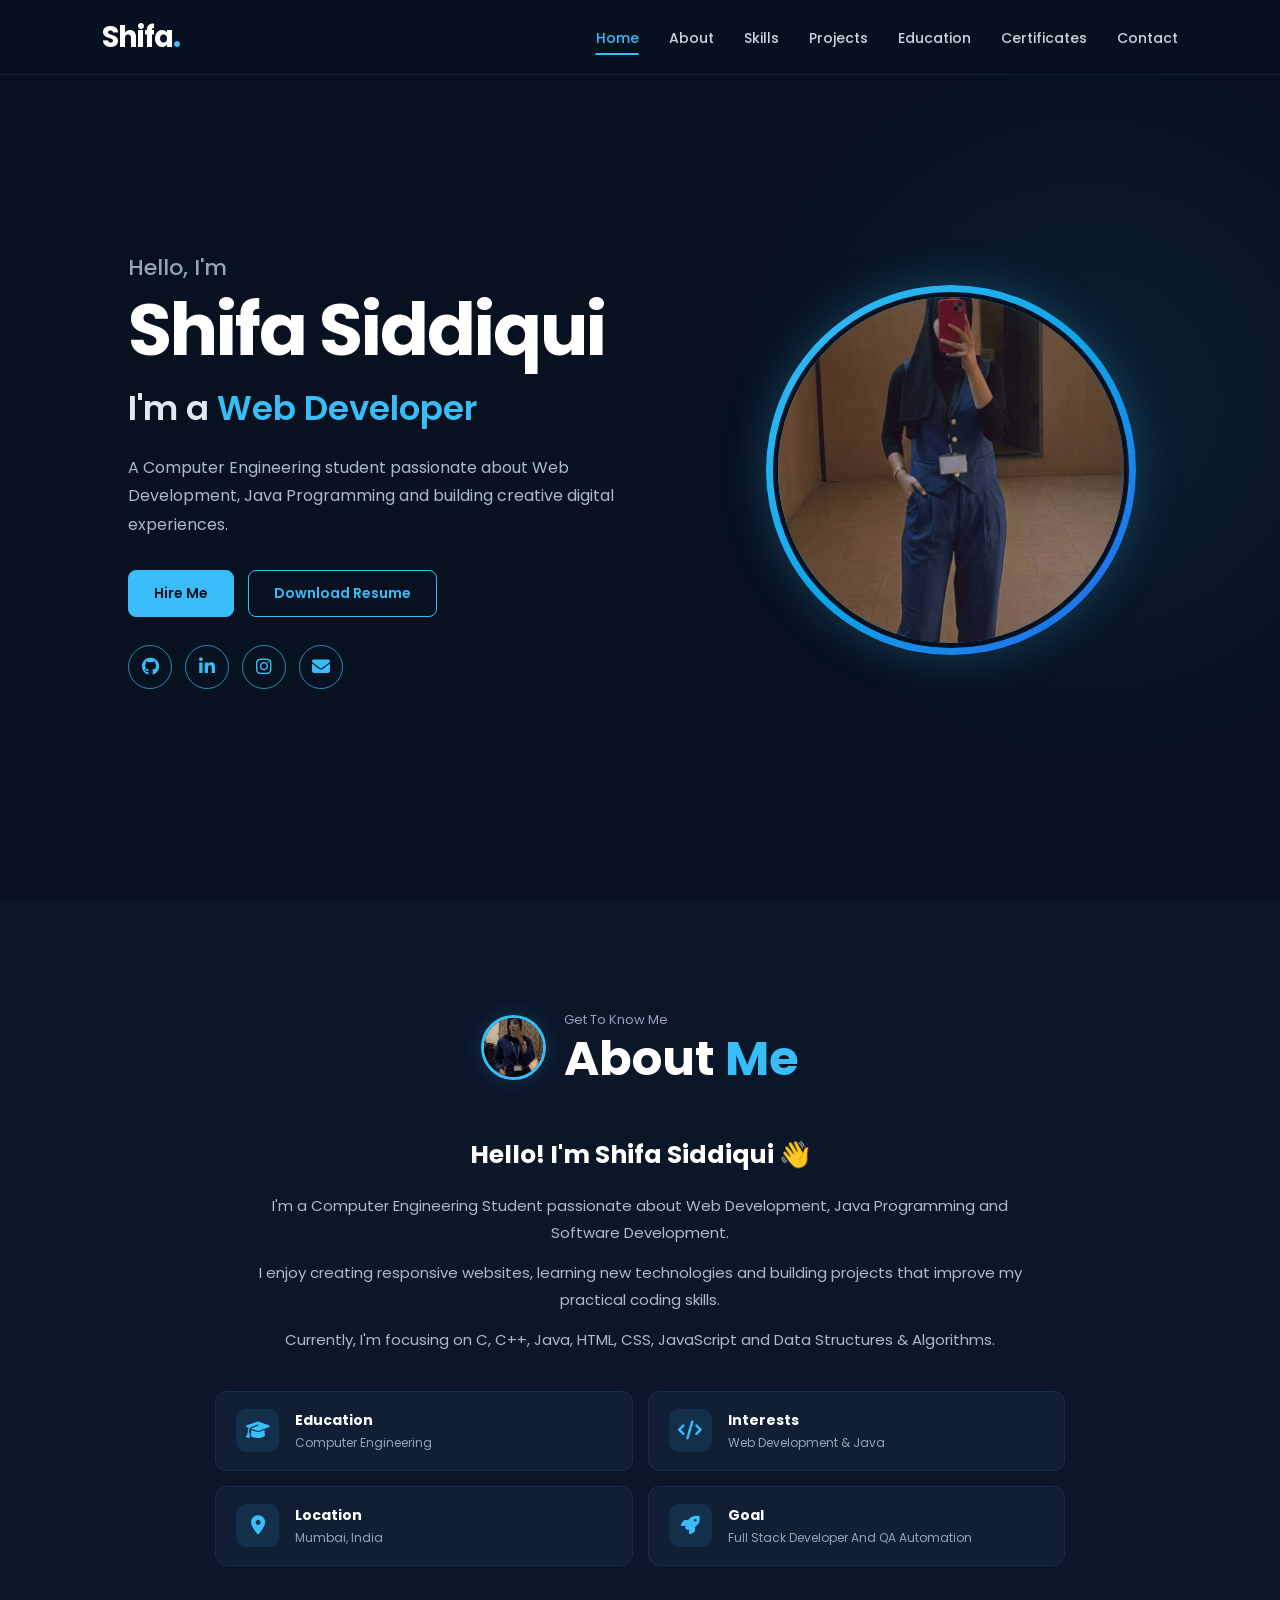
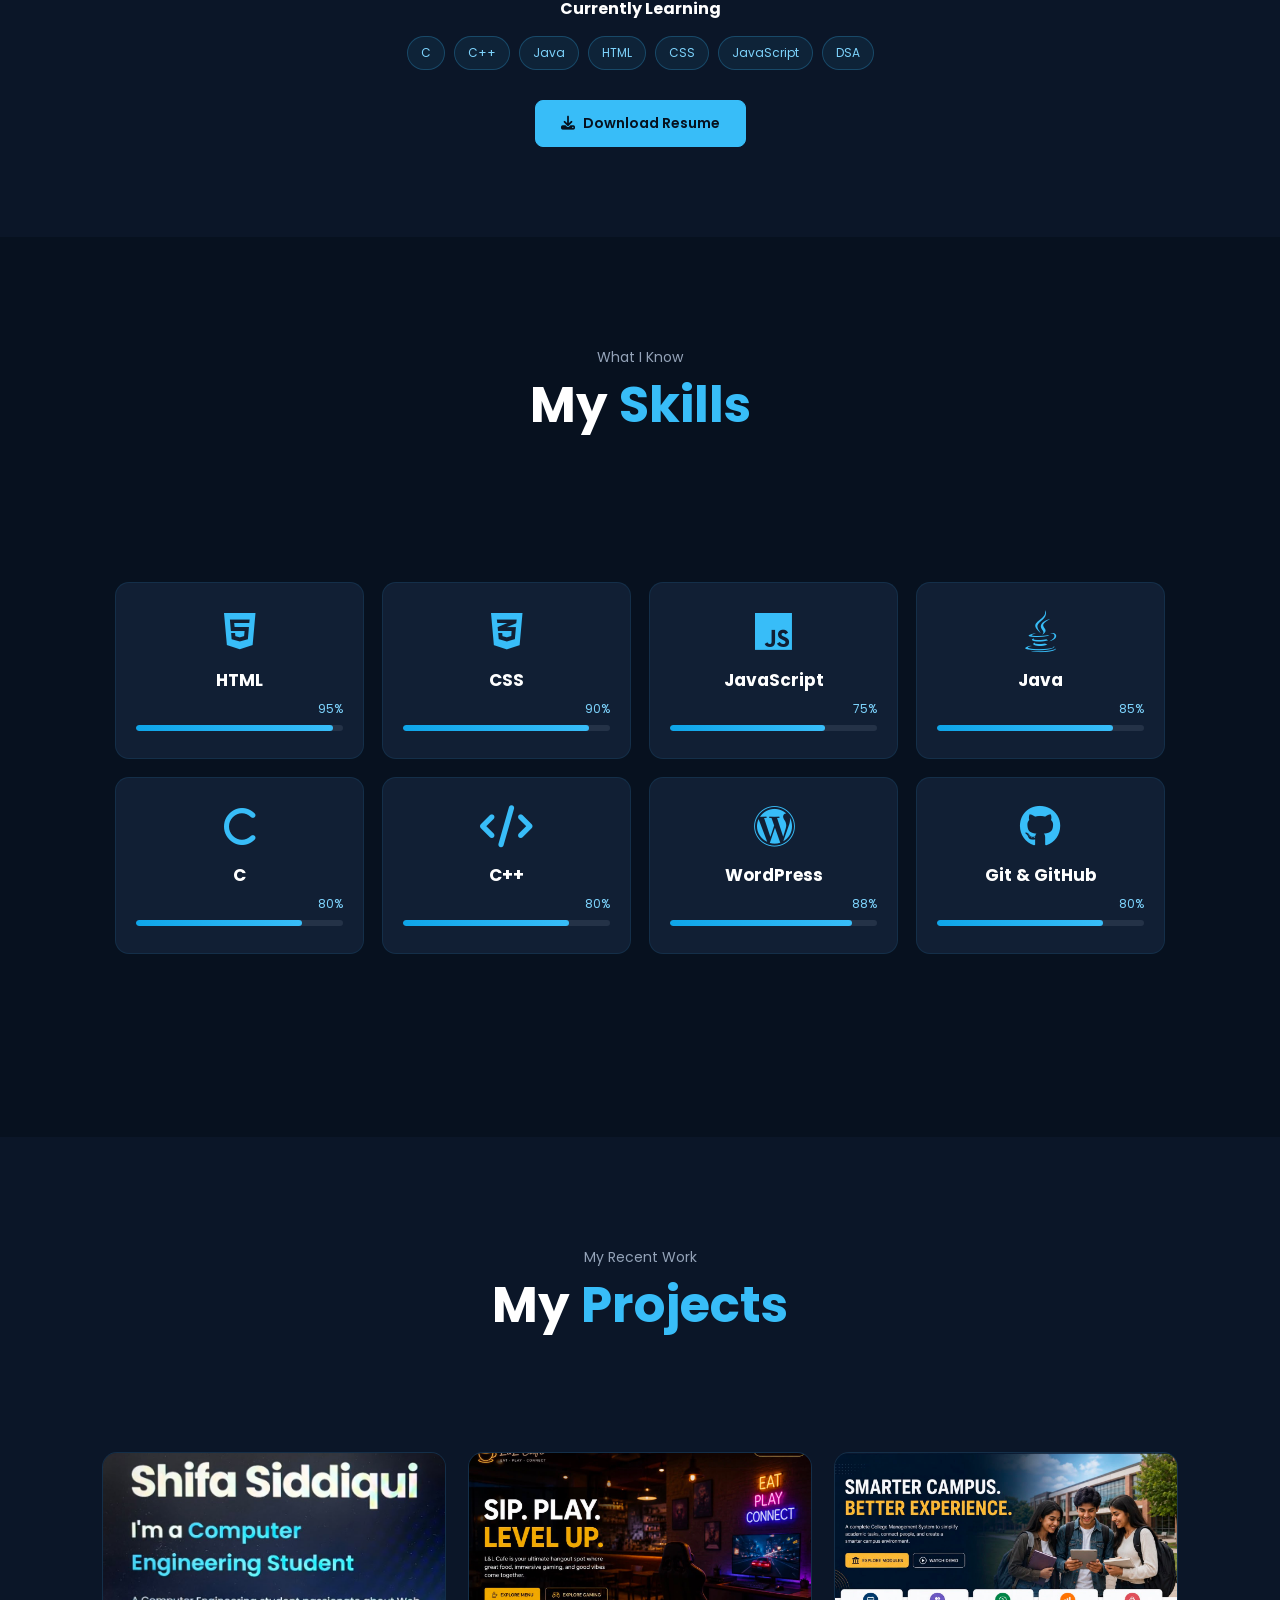
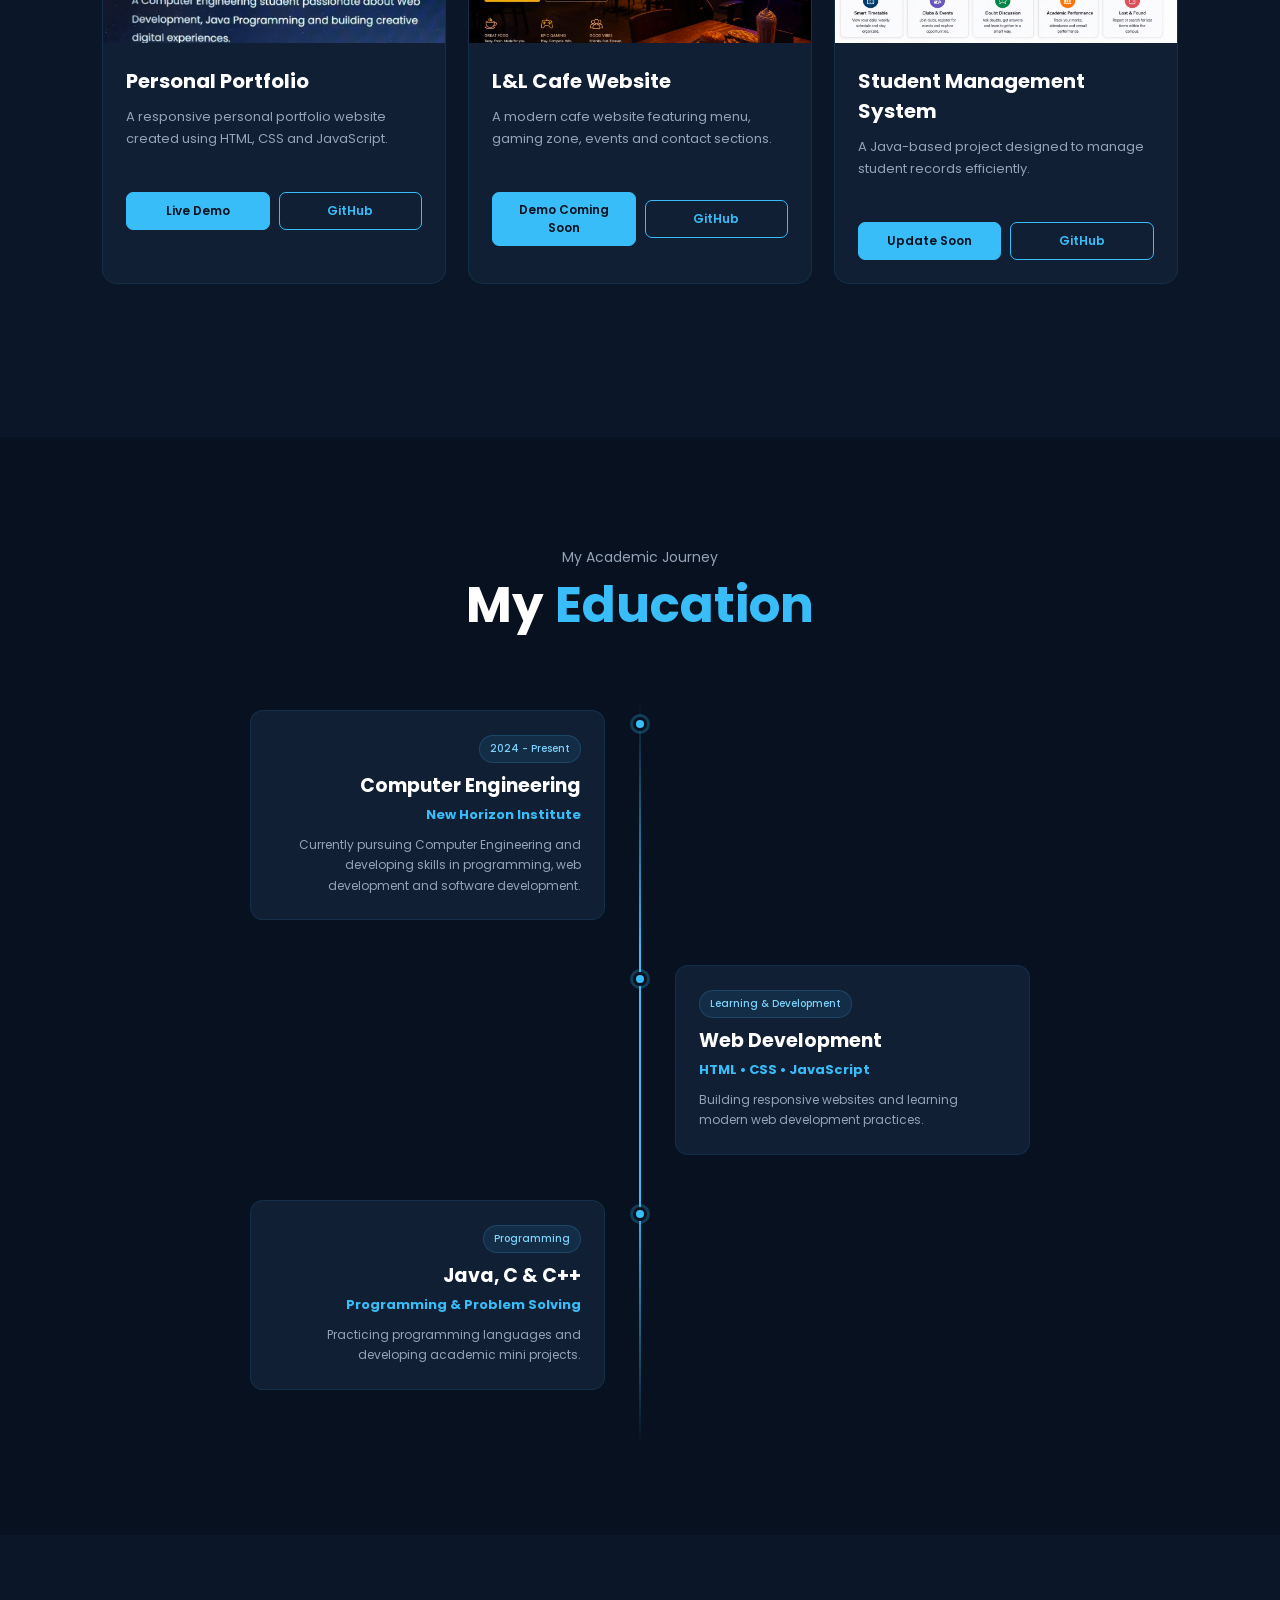
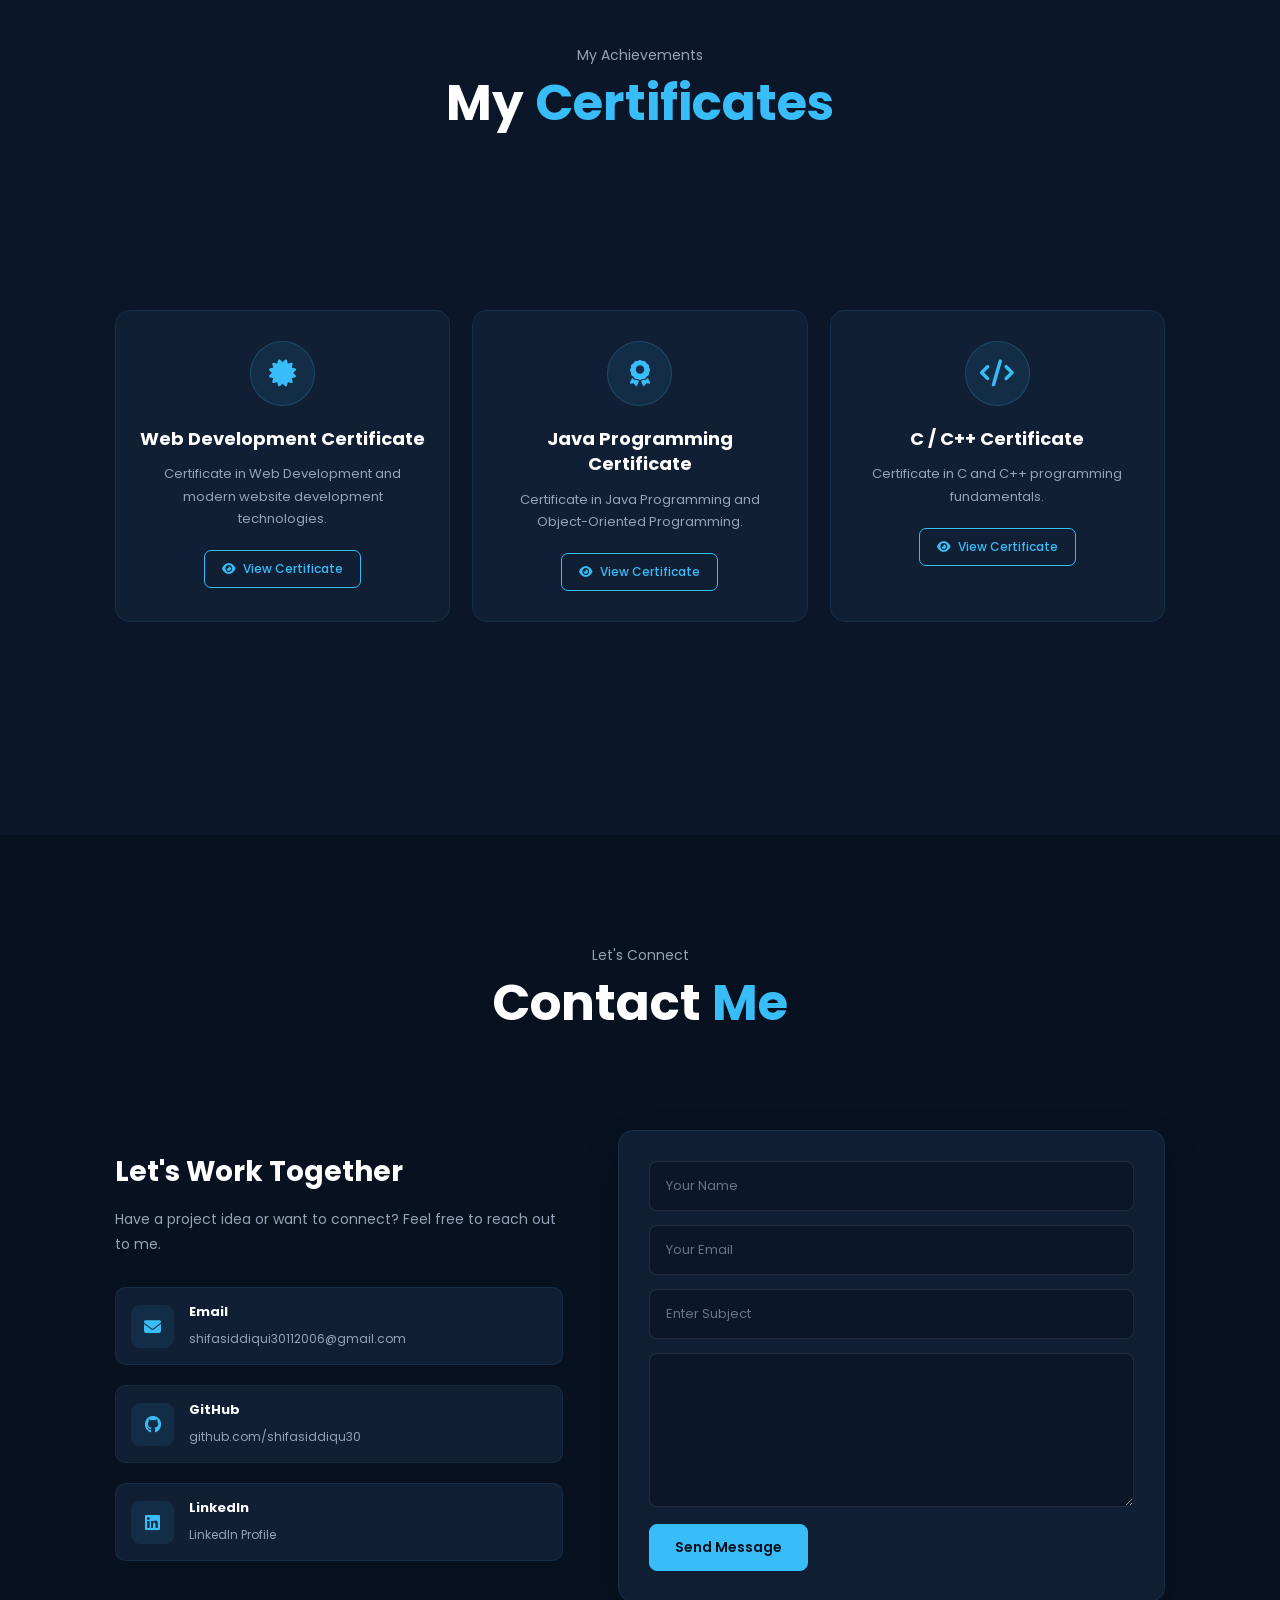
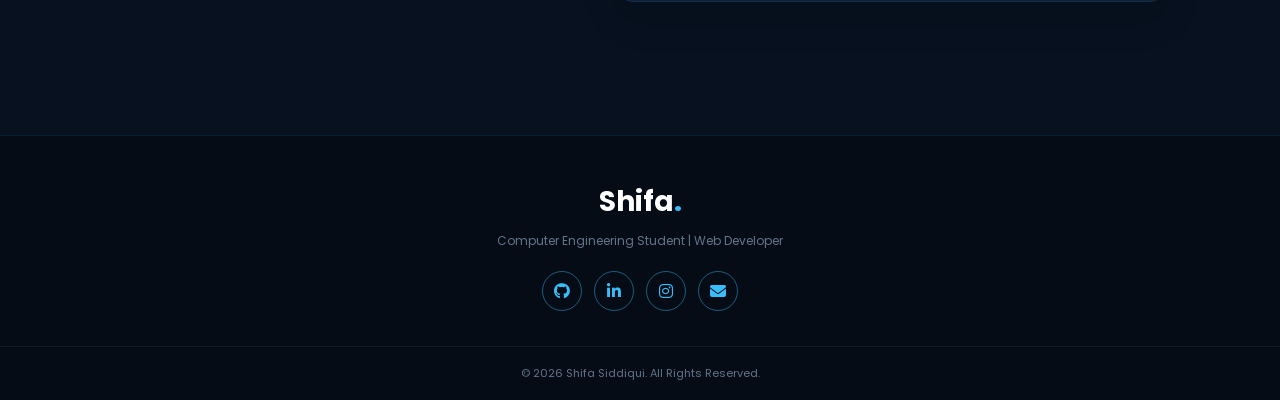
<file: index.html>
<!DOCTYPE html>
<html lang="en">

<head>
    <meta charset="UTF-8">
    <meta name="viewport" content="width=device-width, initial-scale=1.0">

    <title>Shifa Siddiqui | Portfolio</title>

    <!-- Google Font -->
    <link rel="preconnect" href="https://fonts.googleapis.com">
    <link rel="preconnect" href="https://fonts.gstatic.com" crossorigin>

    <link href="https://fonts.googleapis.com/css2?family=Poppins:wght@300;400;500;600;700;800&display=swap"
        rel="stylesheet">

    <!-- Font Awesome -->
    <link rel="stylesheet"
        href="https://cdnjs.cloudflare.com/ajax/libs/font-awesome/6.5.2/css/all.min.css">

    <!-- CSS -->
    <link rel="stylesheet" href="style.css">
</head>

<body>


    <!-- =========================
            NAVBAR
    ========================== -->

    <header>

        <nav>

            <a href="#home" class="logo">
                Shifa<span>.</span>
            </a>

            <ul class="nav-links">

                <li>
                    <a href="#home" class="active">Home</a>
                </li>

                <li>
                    <a href="#about">About</a>
                </li>

                <li>
                    <a href="#skills">Skills</a>
                </li>

                <li>
                    <a href="#projects">Projects</a>
                </li>

                <li>
                    <a href="#education">Education</a>
                </li>

                <li>
                    <a href="#certificates">Certificates</a>
                </li>

                <li>
                    <a href="#contact">Contact</a>
                </li>

            </ul>

            <!-- Mobile Menu -->

            <div class="menu-icon">
                <i class="fas fa-bars"></i>
            </div>

        </nav>

    </header>



    <!-- =========================
            HERO SECTION
    ========================== -->

    <section class="hero" id="home">

        <div class="hero-content">

            <p class="small-heading">
                Hello, I'm
            </p>

            <h1>
                Shifa Siddiqui
            </h1>

            <h2>
                I'm a <span id="typing"></span>
            </h2>

            <p class="hero-text">
                A Computer Engineering student passionate about
                Web Development, Java Programming and building
                creative digital experiences.
            </p>


            <!-- Buttons -->

            <div class="hero-buttons">

                <a href="#contact" class="btn">
                    Hire Me
                </a>

                <a href="resume.pdf/Shifa_Siddiqui_Resume.pdf"
                    download
                    class="btn btn-outline">

                    Download Resume

                </a>

            </div>


            <!-- Social Links -->

            <div class="social">

                <!-- GitHub -->

                <a href="https://github.com/shifasiddiqu30"
                    target="_blank"
                    aria-label="GitHub">

                    <i class="fab fa-github"></i>

                </a>


                <!-- LinkedIn -->

                <a href="https://linkedin.com/in/shifa-siddiqui-79617a383"
                    target="_blank"
                    aria-label="LinkedIn">

                    <i class="fab fa-linkedin-in"></i>

                </a>


                <!-- Instagram -->

                <a href="https://instagram.com/shifa.siddiqui.30"
                    target="_blank"
                    aria-label="Instagram">

                    <i class="fab fa-instagram"></i>

                </a>


                <!-- Email -->

                <a href="mailto:shifasiddiqui30112006@gmail.com"
                    aria-label="Email">

                    <i class="fas fa-envelope"></i>

                </a>

            </div>

        </div>


        <!-- Profile Image -->

        <div class="hero-image">

            <div class="image-circle">

                <img src="image/profile.jpg.jpeg"
                    alt="Shifa Siddiqui">

            </div>

        </div>

    </section>



    <!-- =========================
            ABOUT SECTION
    ========================== -->
<!-- About Section -->
<section id="about" class="about">

    <!-- Heading -->
    <div class="about-title">

        <img src="image/portfolio2.jpeg" alt="Shifa Siddiqui">

        <div>
            <p>Get To Know Me</p>
            <h2>About <span>Me</span></h2>
        </div>

    </div>


    <!-- About Content -->
    <div class="about-content">

        <h3>Hello! I'm Shifa Siddiqui 👋</h3>

        <p>
            I'm a Computer Engineering Student passionate about
            Web Development, Java Programming and Software Development.
        </p>

        <p>
            I enjoy creating responsive websites, learning new
            technologies and building projects that improve my
            practical coding skills.
        </p>

        <p>
            Currently, I'm focusing on C, C++, Java, HTML, CSS,
            JavaScript and Data Structures & Algorithms.
        </p>


        <!-- Information Cards -->
        <div class="about-info">

            <div class="info-card">
                <i class="fas fa-graduation-cap"></i>
                <div>
                    <h4>Education</h4>
                    <p>Computer Engineering</p>
                </div>
            </div>

            <div class="info-card">
                <i class="fas fa-code"></i>
                <div>
                    <h4>Interests</h4>
                    <p>Web Development & Java</p>
                </div>
            </div>

            <div class="info-card">
                <i class="fas fa-location-dot"></i>
                <div>
                    <h4>Location</h4>
                    <p>Mumbai, India</p>
                </div>
            </div>

            <div class="info-card">
                <i class="fas fa-rocket"></i>
                <div>
                    <h4>Goal</h4>
                    <p>Full Stack Developer And QA Automation</p>
                </div>
            </div>

        </div>


        <!-- Currently Learning -->
        <div class="currently-learning">

            <h4>Currently Learning</h4>

            <div class="learning-tags">
                <span>C</span>
                <span>C++</span>
                <span>Java</span>
                <span>HTML</span>
                <span>CSS</span>
                <span>JavaScript</span>
                <span>DSA</span>
            </div>

        </div>


        <!-- Resume -->
        <a href="resume.pdf/Shifa_Siddiqui_Resume.pdf"
           download
           class="btn about-btn">

            <i class="fas fa-download"></i>
            Download Resume

        </a>

    </div>

</section>


                    


    <!-- =========================
            SKILLS SECTION
    ========================== -->

    <section class="skills section" id="skills">

        <div class="section-title">

            <p>What I Know</p>

            <h2>
                My <span>Skills</span>
            </h2>

        </div>


        <div class="skills-container">


            <!-- HTML -->

            <div class="skill-card">

                <i class="fab fa-html5"></i>

                <h3>HTML</h3>

                <p>95%</p>

                <div class="progress">

                    <span class="html-progress"></span>

                </div>

            </div>


            <!-- CSS -->

            <div class="skill-card">

                <i class="fab fa-css3-alt"></i>

                <h3>CSS</h3>

                <p>90%</p>

                <div class="progress">

                    <span class="css-progress"></span>

                </div>

            </div>


            <!-- JavaScript -->

            <div class="skill-card">

                <i class="fab fa-js"></i>

                <h3>JavaScript</h3>

                <p>75%</p>

                <div class="progress">

                    <span class="js-progress"></span>

                </div>

            </div>


            <!-- Java -->

            <div class="skill-card">

                <i class="fab fa-java"></i>

                <h3>Java</h3>

                <p>85%</p>

                <div class="progress">

                    <span class="java-progress"></span>

                </div>

            </div>


            <!-- C -->

            <div class="skill-card">

                <i class="fas fa-c"></i>

                <h3>C</h3>

                <p>80%</p>

                <div class="progress">

                    <span class="c-progress"></span>

                </div>

            </div>


            <!-- C++ -->

            <div class="skill-card">

                <i class="fas fa-code"></i>

                <h3>C++</h3>

                <p>80%</p>

                <div class="progress">

                    <span class="cpp-progress"></span>

                </div>

            </div>


            <!-- WordPress -->

            <div class="skill-card">

                <i class="fab fa-wordpress"></i>

                <h3>WordPress</h3>

                <p>88%</p>

                <div class="progress">

                    <span class="wordpress-progress"></span>

                </div>

            </div>


            <!-- GitHub -->

            <div class="skill-card">

                <i class="fab fa-github"></i>

                <h3>Git & GitHub</h3>

                <p>80%</p>

                <div class="progress">

                    <span class="github-progress"></span>

                </div>

            </div>

        </div>

    </section>



    <!-- =========================
            PROJECTS SECTION
    ========================== -->

    <section class="projects section" id="projects">

        <div class="section-title">

            <p>My Recent Work</p>

            <h2>
                My <span>Projects</span>
            </h2>

        </div>


        <div class="projects-container">


            <!-- Portfolio Project -->

            <div class="project-card">

                <div class="project-image">

                    <img src="image/portfolio.jpeg"
                        alt="Personal Portfolio">

                </div>


                <div class="project-content">

                    <h3>
                        Personal Portfolio
                    </h3>

                    <p>
                        A responsive personal portfolio website
                        created using HTML, CSS and JavaScript.
                    </p>


                    <div class="project-buttons">

                        <a href="https://shifasiddiqu30.github.io/shifa-portfolio/"
                            target="_blank"
                            class="project-btn">

                            Live Demo

                        </a>


                        <a href="https://github.com/shifasiddiqu30/shifa-portfolio"
                            target="_blank"
                            class="project-btn outline">

                            GitHub

                        </a>

                    </div>

                </div>

            </div>


            <!-- L&L Cafe -->

            <div class="project-card">

                <div class="project-image">

                    <img src="image/llcafe.jpeg"
                        alt="L&L Cafe Website">

                </div>


                <div class="project-content">

                    <h3>
                        L&L Cafe Website
                    </h3>

                    <p>
                        A modern cafe website featuring menu,
                        gaming zone, events and contact sections.
                    </p>


                    <div class="project-buttons">

                        <a href="http://github.com/shifasiddiqu30/shifa-portfolio"
                            class="project-btn">

                            Demo Coming Soon

                        </a>


                        <a href="http://github.com/shifasiddiqu30/shifa-portfolio"
                            class="project-btn outline">

                            GitHub

                        </a>

                    </div>

                </div>

            </div>


            <!-- Java Project -->

            <div class="project-card">

                <div class="project-image">

                    <img src="image/student.jpeg"
                        alt="Java Project">

                </div>


                <div class="project-content">

                    <h3>
                        Student Management System
                    </h3>

                    <p>
                        A Java-based project designed to
                        manage student records efficiently.
                    </p>


                    <div class="project-buttons">

                        <a href="http://github.com/shifasiddiqu30/shifa-portfolio"
                            class="project-btn">

                             Update Soon

                        </a>


                        <a href="http://github.com/shifasiddiqu30/shifa-portfolio"
                            class="project-btn outline">

                            GitHub

                        </a>

                    </div>

                </div>

            </div>

        </div>

    </section>



    <!-- =========================
            EDUCATION SECTION
    ========================== -->

    <section class="education section" id="education">

        <div class="section-title">

            <p>My Academic Journey</p>

            <h2>
                My <span>Education</span>
            </h2>

        </div>


        <div class="timeline">


            <!-- Education 1 -->

            <div class="timeline-item">

                <div class="timeline-dot"></div>


                <div class="timeline-content">

                    <span>
                        2024 - Present
                    </span>

                    <h3>
                        Computer Engineering
                    </h3>

                    <h4>
                        New Horizon Institute
                    </h4>

                    <p>
                        Currently pursuing Computer Engineering
                        and developing skills in programming,
                        web development and software development.
                    </p>

                </div>

            </div>


            <!-- Education 2 -->

            <div class="timeline-item">

                <div class="timeline-dot"></div>


                <div class="timeline-content">

                    <span>
                        Learning & Development
                    </span>

                    <h3>
                        Web Development
                    </h3>

                    <h4>
                        HTML • CSS • JavaScript
                    </h4>

                    <p>
                        Building responsive websites and
                        learning modern web development practices.
                    </p>

                </div>

            </div>


            <!-- Education 3 -->

            <div class="timeline-item">

                <div class="timeline-dot"></div>


                <div class="timeline-content">

                    <span>
                        Programming
                    </span>

                    <h3>
                        Java, C & C++
                    </h3>

                    <h4>
                        Programming & Problem Solving
                    </h4>

                    <p>
                        Practicing programming languages and
                        developing academic mini projects.
                    </p>

                </div>

            </div>

        </div>

    </section>



    <!-- =========================
            CERTIFICATES SECTION
    ========================== -->

    <section class="certificates section" id="certificates">

        <div class="section-title">

            <p>My Achievements</p>

            <h2>
                My <span>Certificates</span>
            </h2>

        </div>


        <div class="certificates-container">


            <!-- Certificate 1 -->

            <div class="certificate-card">

                <div class="certificate-icon">

                    <i class="fas fa-certificate"></i>

                </div>


                <div class="certificate-content">

                    <h3>
                        Web Development Certificate
                    </h3>

                    <p>
                        Certificate in Web Development and
                        modern website development technologies.
                    </p>


                    <a href="certificates/webdevelopment.pdf"
                        target="_blank"
                        class="certificate-btn">

                        <i class="fas fa-eye"></i>

                        View Certificate

                    </a>

                </div>

            </div>



            <!-- Certificate 2 -->

            <div class="certificate-card">

                <div class="certificate-icon">

                    <i class="fas fa-award"></i>

                </div>


                <div class="certificate-content">

                    <h3>
                        Java Programming Certificate
                    </h3>

                    <p>
                        Certificate in Java Programming and
                        Object-Oriented Programming.
                    </p>


                    <a href="certificates/java.pdf"
                        target="_blank"
                        class="certificate-btn">

                        <i class="fas fa-eye"></i>

                        View Certificate

                    </a>

                </div>

            </div>



            <!-- Certificate 3 -->

            <div class="certificate-card">

                <div class="certificate-icon">

                    <i class="fas fa-code"></i>

                </div>


                <div class="certificate-content">

                    <h3>
                        C / C++ Certificate
                    </h3>

                    <p>
                        Certificate in C and C++ programming
                        fundamentals.
                    </p>


                    <a href="certificates/c-cpp-certificate.pdf"
                        target="_blank"
                        class="certificate-btn">

                        <i class="fas fa-eye"></i>

                        View Certificate

                    </a>

                </div>

            </div>

        </div>

    </section>



    <!-- =========================
            CONTACT SECTION
    ========================== -->

    <section class="contact section" id="contact">

        <div class="section-title">

            <p>Let's Connect</p>

            <h2>
                Contact <span>Me</span>
            </h2>

        </div>


        <div class="contact-container">


            <!-- Contact Information -->

            <div class="contact-info">

                <h3>
                    Let's Work Together
                </h3>

                <p>
                    Have a project idea or want to connect?
                    Feel free to reach out to me.
                </p>


                <!-- Email -->

                <div class="contact-item">

                    <i class="fas fa-envelope"></i>

                    <div>

                        <h4>
                            Email
                        </h4>

                        <a href="mailto:shifasiddiqui30112006@gmail.com">

                            shifasiddiqui30112006@gmail.com

                        </a>

                    </div>

                </div>


                <!-- GitHub -->

                <div class="contact-item">

                    <i class="fab fa-github"></i>

                    <div>

                        <h4>
                            GitHub
                        </h4>

                        <a href="https://github.com/shifasiddiqu30"
                            target="_blank">

                            github.com/shifasiddiqu30

                        </a>

                    </div>

                </div>


                <!-- LinkedIn -->

                <div class="contact-item">

                    <i class="fab fa-linkedin"></i>

                    <div>

                        <h4>
                            LinkedIn
                        </h4>

                        <a href="https://linkedin.com/in/shifa-siddiqui-79617a383"
                            target="_blank">

                            LinkedIn Profile

                        </a>

                    </div>

                </div>

            </div>


            <!-- Contact Form -->

            <form class="contact-form">

                <input
                    type="text"
                    placeholder="Your Name"
                    required>


                <input
                    type="email"
                    placeholder="Your Email"
                    required>


                <input
                    type="text"
                    placeholder="Enter Subject"
                    required>


                <textarea
                    rows="6"
                    placeholder="Your Message"
                    required>
                </textarea>


                <button
                    type="submit"
                    class="btn">

                    Send Message

                </button>

            </form>

        </div>

    </section>



    <!-- =========================
            FOOTER
    ========================== -->

    <footer>

        <div class="footer-content">

            <h3>
                Shifa<span>.</span>
            </h3>

            <p>
                Computer Engineering Student |
                Web Developer
            </p>


            <div class="footer-social">


                <a href="https://github.com/shifasiddiqu30"
                    target="_blank">

                    <i class="fab fa-github"></i>

                </a>


                <a href="https://linkedin.com/in/shifa-siddiqui-79617a383"
                    target="_blank">

                    <i class="fab fa-linkedin-in"></i>

                </a>


                <a href="https://instagram.com/shifa.siddiqui.30"
                    target="_blank">

                    <i class="fab fa-instagram"></i>

                </a>


                <a href="mailto:shifasiddiqui30112006@gmail.com">

                    <i class="fas fa-envelope"></i>

                </a>

            </div>

        </div>


        <div class="footer-bottom">

            <p>
                © 2026 Shifa Siddiqui. All Rights Reserved.
            </p>

        </div>

    </footer>



    <!-- Back To Top -->

    <a href="#home"
        class="back-to-top">

        <i class="fas fa-arrow-up"></i>

    </a>



    <!-- JavaScript -->

    <script src="script.js"></script>

</body>

</html>
</file>
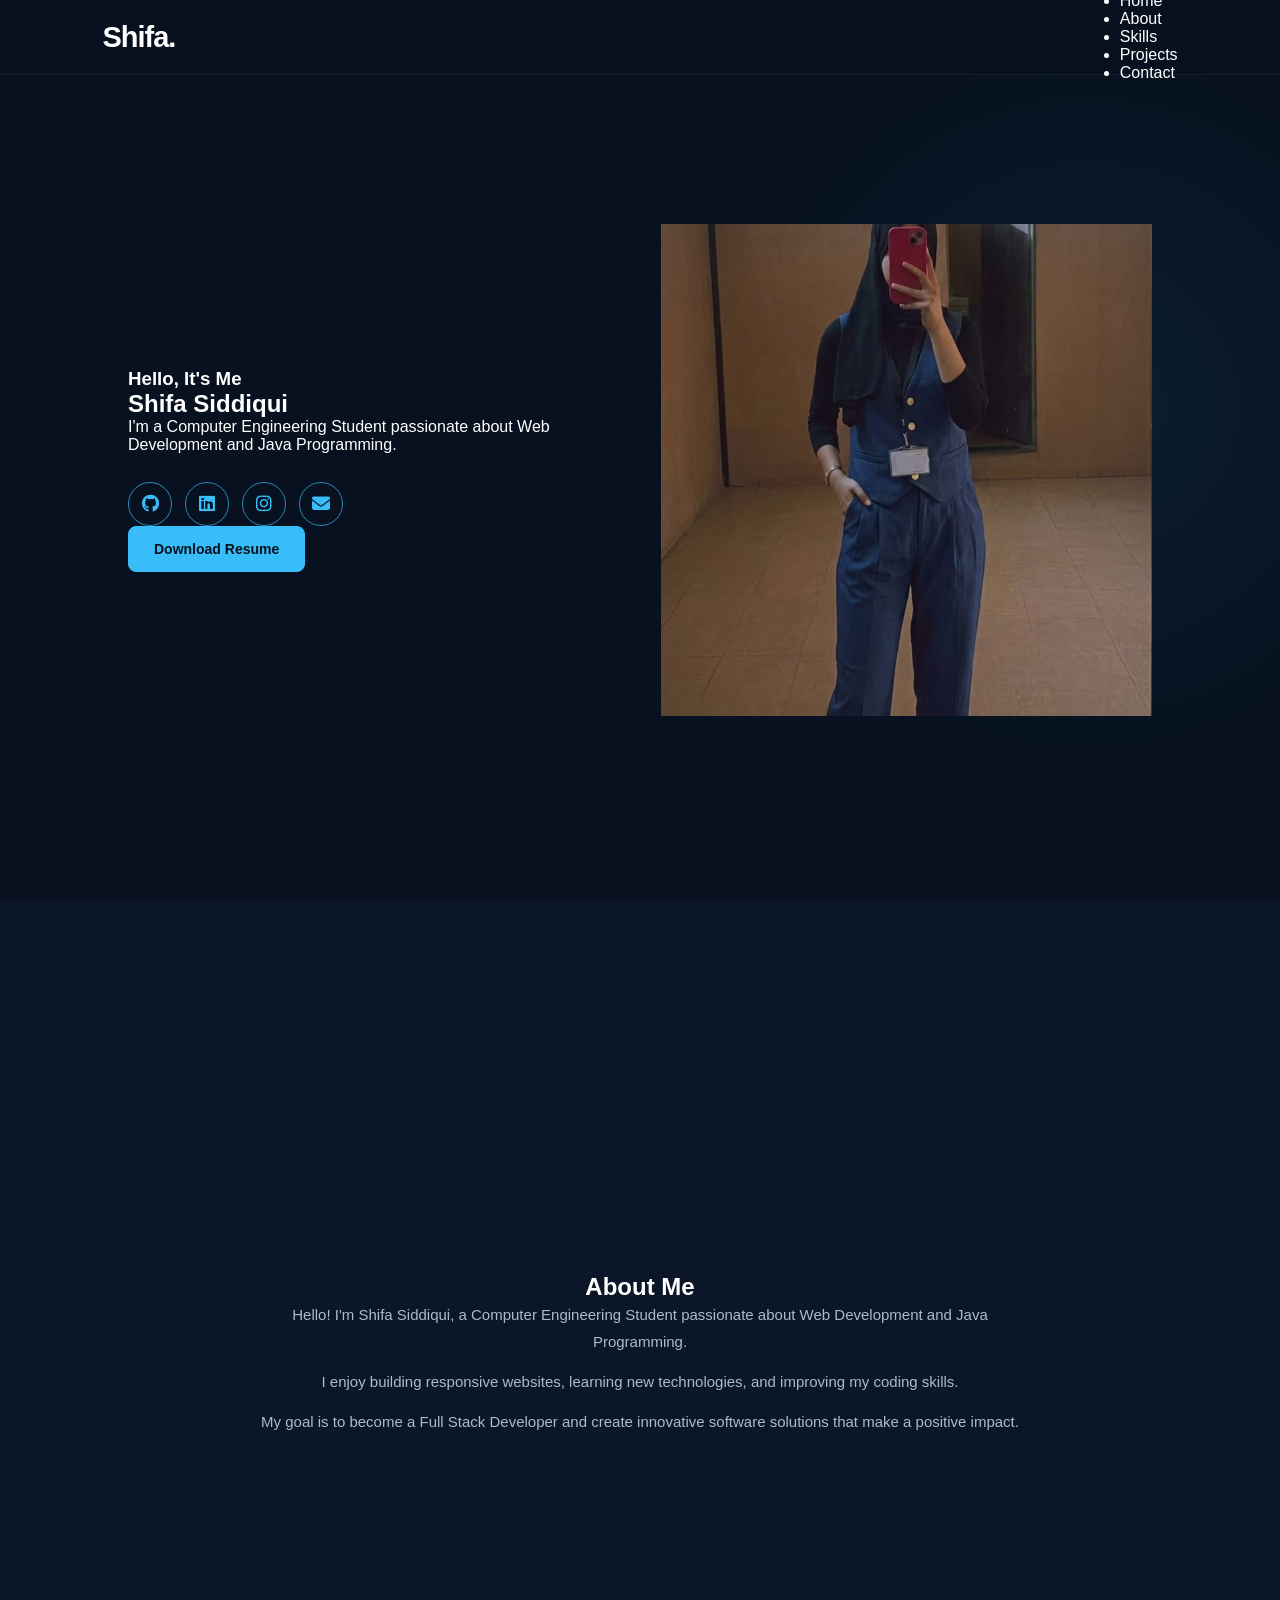
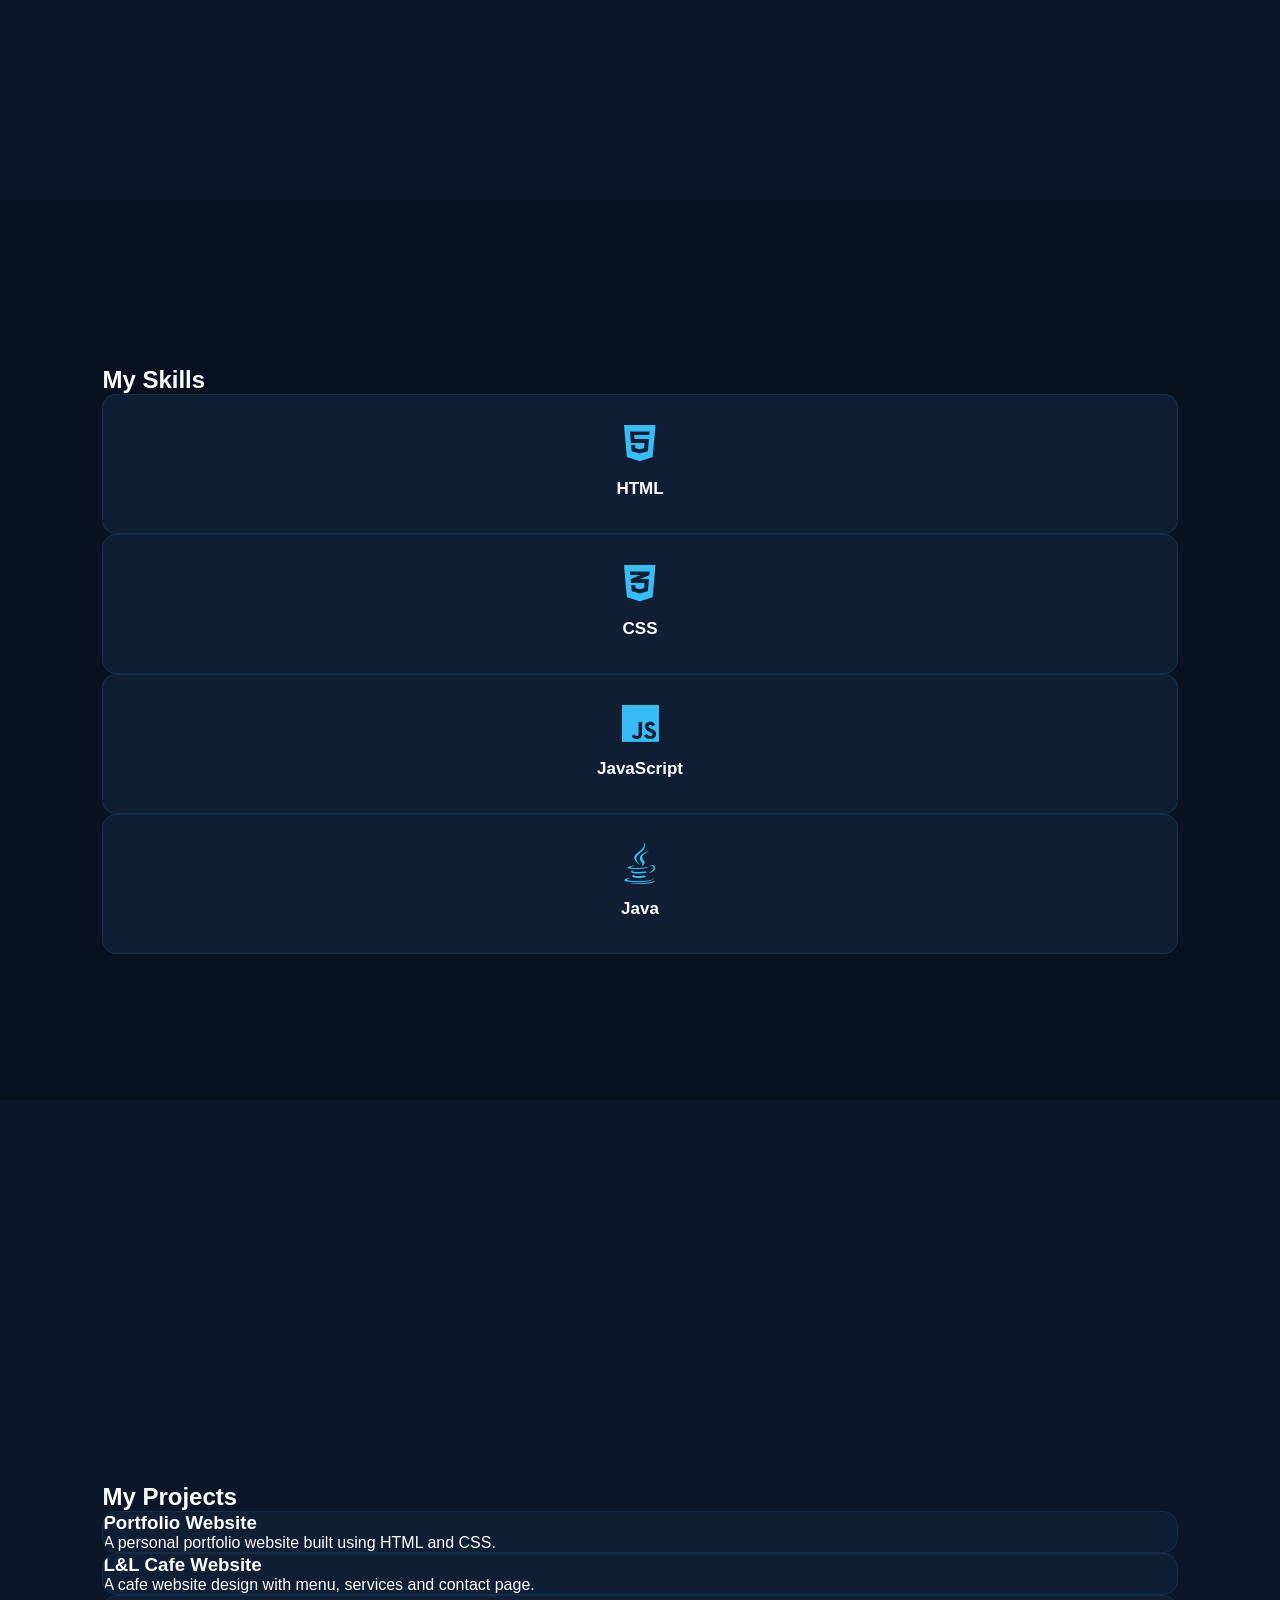
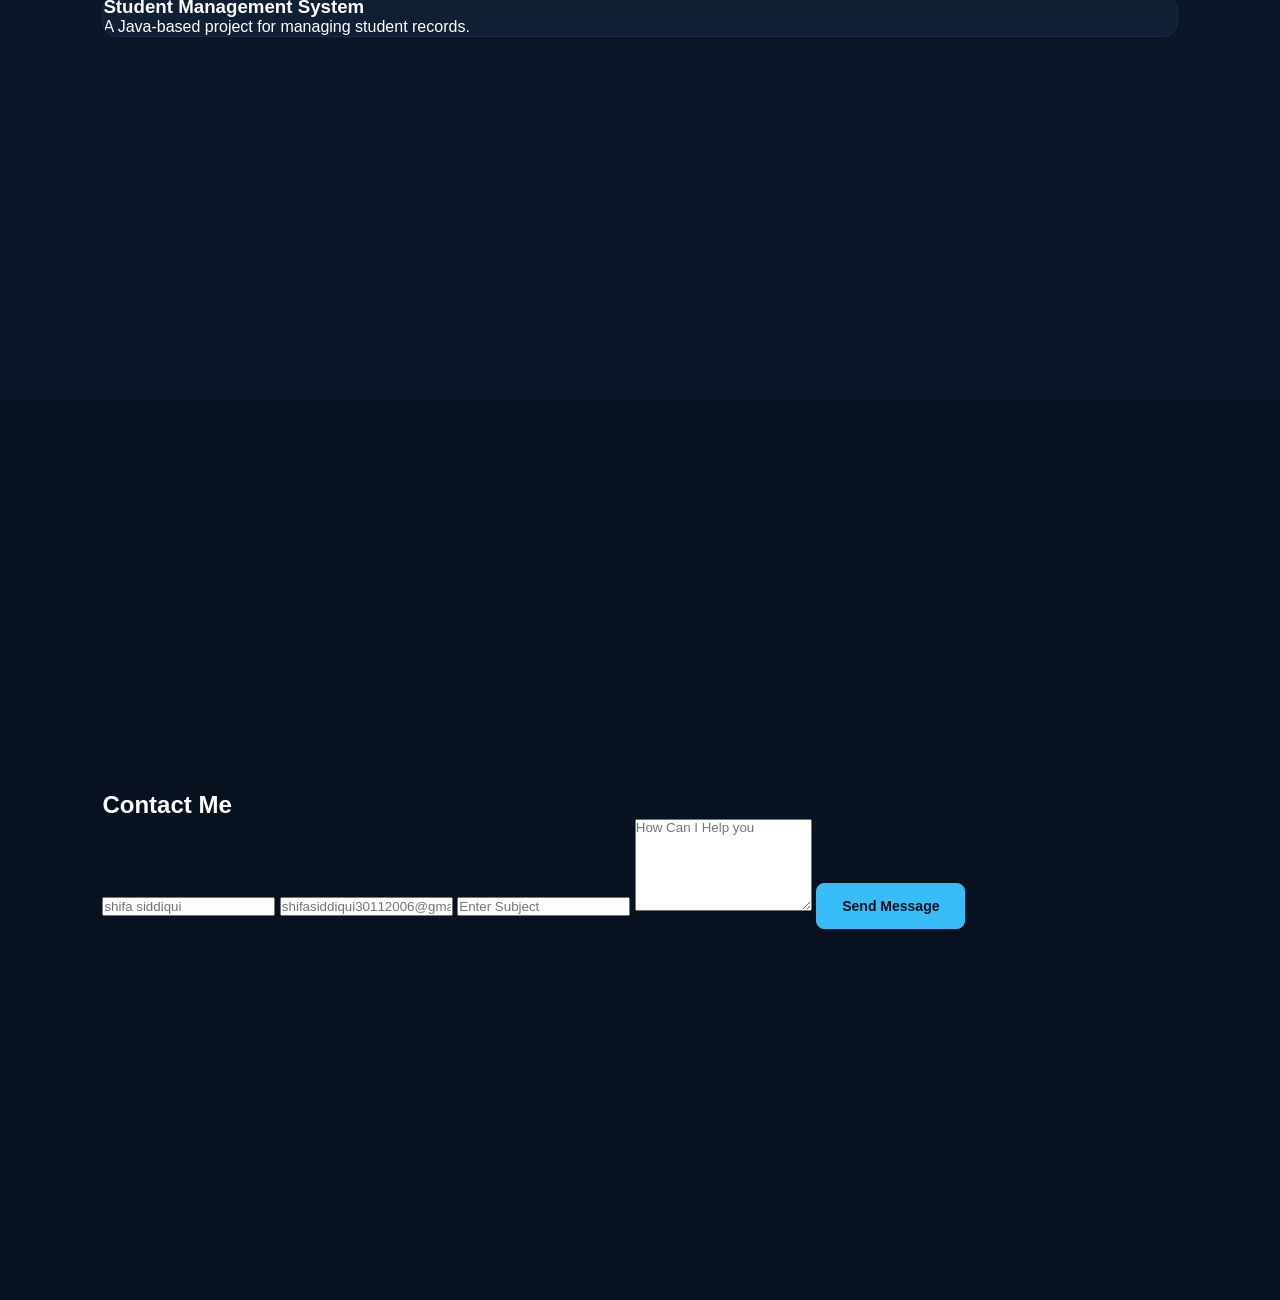
<file: reportfolio.html>
<!DOCTYPE html>
<html lang="en">
<head>
    <meta charset="UTF-8">
    <meta name="viewport" content="width=device-width, initial-scale=1.0">
    <title>Shifa Siddiqui | Portfolio</title>

    <link rel="stylesheet" href="style.css">

    <link rel="stylesheet"
    href="https://cdnjs.cloudflare.com/ajax/libs/font-awesome/6.5.2/css/all.min.css">
</head>

<body>

    <!-- Navbar -->
    <nav>
        <div class="logo">Shifa.</div>

        <ul>
            <li><a href="#home">Home</a></li>
            <li><a href="#about">About</a></li>
            <li><a href="#skills">Skills</a></li>
            <li><a href="#projects">Projects</a></li>
            <li><a href="#contact">Contact</a></li>
        </ul>
    </nav>

    <!-- Hero Section -->
    <section class="hero" id="home">

        <div class="left">
            <h3>Hello, It's Me</h3>

            <h1>Shifa Siddiqui</h1>

            <p>
                I'm a Computer Engineering Student passionate
                about Web Development and Java Programming.
            </p>

            <div class="social">
                <a href="#"><i class="fab fa-github"></i></a>
                <a href="#"><i class="fab fa-linkedin"></i></a>
                <a href="#"><i class="fab fa-instagram"></i></a>
                <a href="#"><i class="fas fa-envelope"></i></a>
            </div>

            <a href="resume.pdf/Shifa_Siddiqui_Resume.pdf" download class="btn">Download Resume</a>
        </div>

        <div class="right">
            <img src="image/profile.jpg.jpeg" alt="Profile">
        </div>

    </section>

    <!-- About Section -->
    <section id="about" class="about">

        <div class="about-content">

            <h2>About Me</h2>

            <p>
                Hello! I'm Shifa Siddiqui, a Computer Engineering Student
                passionate about Web Development and Java Programming.
            </p>

            <p>
                I enjoy building responsive websites, learning new
                technologies, and improving my coding skills.
            </p>

            <p>
                My goal is to become a Full Stack Developer and create
                innovative software solutions that make a positive impact.
            </p>

        </div>

    </section>

<!-- Skills Section -->
<section id="skills" class="skills">

    <div class="skills-content">

        <h2>My Skills</h2>

        <div class="skills-box">

            <div class="skill-card">
                <i class="fab fa-html5"></i>
                <h3>HTML</h3>
            </div>

            <div class="skill-card">
                <i class="fab fa-css3-alt"></i>
                <h3>CSS</h3>
            </div>

            <div class="skill-card">
                <i class="fab fa-js"></i>
                <h3>JavaScript</h3>
            </div>

            <div class="skill-card">
                <i class="fab fa-java"></i>
                <h3>Java</h3>
            </div>

        </div>

    </div>

</section>
<!-- Projects Section -->
<section id="projects" class="projects">

    <div class="projects-content">

        <h2>My Projects</h2>

        <div class="project-box">

            <div class="project-card">
                <h3>Portfolio Website</h3>
                <p>
                    A personal portfolio website built using HTML and CSS.
                </p>
            </div>

            <div class="project-card">
                <h3>L&L Cafe Website</h3>
                <p>
                    A cafe website design with menu, services and contact page.
                </p>
            </div>

            <div class="project-card">
                <h3>Student Management System</h3>
                <p>
                    A Java-based project for managing student records.
                </p>
            </div>

        </div>

    </div>

</section>
<!-- Contact Section -->
<section id="contact" class="contact">

    <div class="contact-content">

        <h2>Contact Me</h2>

        <form>

            <input type="text" placeholder="shifa siddiqui" required>

            <input type="email" placeholder="shifasiddiqui30112006@gmail.com" required>

            <input type="text" placeholder="Enter Subject" required>

            <textarea rows="6" placeholder="How Can I Help you"></textarea>

            <button type="submit" class="btn">
                Send Message
            </button>

        </form>

    </div>

</section>
</body>
</html>
</file>
<file: style.css>
/* =====================================================
   SHIFA SIDDIQUI — PERSONAL PORTFOLIO
   COMPLETE RESPONSIVE CSS
   PART 1
===================================================== */


/* =====================================================
   RESET
===================================================== */

* {
    margin: 0;
    padding: 0;
    box-sizing: border-box;
}

html {
    scroll-behavior: smooth;
    scroll-padding-top: 80px;
}

body {
    width: 100%;
    min-height: 100vh;

    background: #07111f;
    color: #ffffff;

    font-family: 'Poppins', sans-serif;

    overflow-x: hidden;
}

img {
    max-width: 100%;
    display: block;
}

a {
    text-decoration: none;
    color: inherit;
}

button,
input,
textarea {
    font-family: inherit;
}

::selection {
    background: #38bdf8;
    color: #07111f;
}


/* =====================================================
   COMMON
===================================================== */

section {
    width: 100%;
}

.section {
    padding: 110px 8%;
}

.section-title {
    text-align: center;
    margin-bottom: 55px;
}

.section-title p {
    color: #94a3b8;
    font-size: 14px;
    margin-bottom: 7px;
}

.section-title h2 {
    color: #ffffff;
    font-size: clamp(35px, 5vw, 50px);
    line-height: 1.2;
}

.section-title h2 span {
    color: #38bdf8;
}


/* =====================================================
   HEADER / NAVBAR
===================================================== */

header {
    width: 100%;
}

nav {
    width: 100%;
    height: 75px;

    padding: 0 8%;

    position: fixed;
    top: 0;
    left: 0;

    display: flex;
    align-items: center;
    justify-content: space-between;

    background: rgba(7, 17, 31, 0.92);

    backdrop-filter: blur(15px);
    -webkit-backdrop-filter: blur(15px);

    border-bottom: 1px solid rgba(255, 255, 255, 0.06);

    z-index: 1000;
}


/* Logo */

.logo {
    font-size: 29px;
    font-weight: 700;

    color: #ffffff;

    letter-spacing: -1px;
}

.logo span {
    color: #38bdf8;
}


/* Navigation */

.nav-links {
    display: flex;
    align-items: center;

    gap: 30px;

    list-style: none;
}

.nav-links li {
    list-style: none;
}

.nav-links a {
    position: relative;

    color: #cbd5e1;

    font-size: 14px;
    font-weight: 500;

    transition: 0.3s;
}

.nav-links a::after {
    content: "";

    position: absolute;

    width: 0;
    height: 2px;

    left: 50%;
    bottom: -7px;

    background: #38bdf8;

    transform: translateX(-50%);

    transition: 0.3s;
}

.nav-links a:hover,
.nav-links a.active {
    color: #38bdf8;
}

.nav-links a:hover::after,
.nav-links a.active::after {
    width: 100%;
}


/* Mobile Menu Icon */

.menu-icon {
    display: none;

    width: 42px;
    height: 42px;

    align-items: center;
    justify-content: center;

    border: 1px solid rgba(56, 189, 248, 0.25);

    border-radius: 8px;

    color: #38bdf8;

    font-size: 20px;

    cursor: pointer;

    transition: 0.3s;
}

.menu-icon:hover {
    background: rgba(56, 189, 248, 0.1);
}


/* =====================================================
   HERO SECTION
===================================================== */

.hero {
    min-height: 100vh;

    padding: 120px 10% 80px;

    display: flex;
    align-items: center;
    justify-content: space-between;

    gap: 70px;

    background:
        radial-gradient(
            circle at 85% 45%,
            rgba(56, 189, 248, 0.08),
            transparent 30%
        );
}


/* Hero Content */

.hero-content {
    width: 55%;
    max-width: 650px;
}

.small-heading {
    color: #94a3b8;

    font-size: 22px;
    font-weight: 500;

    margin-bottom: 8px;
}

.hero-content h1 {
    color: #ffffff;

    font-size: clamp(45px, 6vw, 72px);

    line-height: 1.05;

    letter-spacing: -2px;

    margin-bottom: 15px;
}

.hero-content h2 {
    color: #e2e8f0;

    font-size: clamp(24px, 3vw, 34px);

    font-weight: 600;

    margin-bottom: 20px;
}

#typing {
    color: #38bdf8;
}

.hero-text {
    max-width: 600px;

    color: #aebaca;

    font-size: 16px;

    line-height: 1.8;
}


/* =====================================================
   HERO BUTTONS
===================================================== */

.hero-buttons {
    display: flex;
    align-items: center;

    gap: 14px;

    margin-top: 30px;
}

.btn {
    min-height: 46px;

    padding: 12px 25px;

    display: inline-flex;
    align-items: center;
    justify-content: center;

    gap: 8px;

    border: 1px solid #38bdf8;

    border-radius: 8px;

    background: #38bdf8;

    color: #06111e;

    font-size: 14px;
    font-weight: 600;

    cursor: pointer;

    transition: 0.3s ease;
}

.btn:hover {
    background: transparent;

    color: #38bdf8;

    transform: translateY(-3px);

    box-shadow:
        0 8px 25px rgba(56, 189, 248, 0.15);
}

.btn-outline {
    background: transparent;
    color: #38bdf8;
}

.btn-outline:hover {
    background: #38bdf8;
    color: #06111e;
}


/* =====================================================
   SOCIAL ICONS
===================================================== */

.social {
    display: flex;
    align-items: center;

    gap: 13px;

    margin-top: 28px;
}

.social a {
    width: 44px;
    height: 44px;

    display: flex;
    align-items: center;
    justify-content: center;

    border: 1px solid rgba(56, 189, 248, 0.7);

    border-radius: 50%;

    color: #38bdf8;

    font-size: 18px;

    transition: 0.3s ease;
}

.social a:hover {
    background: #38bdf8;

    color: #06111e;

    transform: translateY(-4px);

    box-shadow:
        0 8px 20px rgba(56, 189, 248, 0.2);
}


/* =====================================================
   HERO IMAGE
===================================================== */

.hero-image {
    width: 40%;

    display: flex;
    align-items: center;
    justify-content: center;
}

.image-circle {
    width: min(370px, 100%);

    aspect-ratio: 1 / 1;

    padding: 7px;

    border-radius: 50%;

    background: linear-gradient(
        135deg,
        #38bdf8,
        #0ea5e9,
        #2563eb
    );

    box-shadow:
        0 0 45px rgba(56, 189, 248, 0.25);
}

.image-circle img {
    width: 100%;
    height: 100%;

    object-fit: cover;

    border-radius: 50%;

    border: 5px solid #07111f;
}


/* =====================================================
   HERO TABLET
===================================================== */

@media (max-width: 1000px) {

    nav {
        padding: 0 6%;
    }

    .nav-links {
        gap: 20px;
    }

    .nav-links a {
        font-size: 13px;
    }

    .hero {
        padding-left: 7%;
        padding-right: 7%;

        gap: 40px;
    }

    .hero-content {
        width: 55%;
    }

    .hero-image {
        width: 40%;
    }

    .image-circle {
        width: 310px;
    }
}


/* =====================================================
   MOBILE NAVBAR
===================================================== */

@media (max-width: 800px) {

    nav {
        height: 68px;

        padding: 0 6%;
    }

    .logo {
        font-size: 26px;
    }

    .menu-icon {
        display: flex;
    }

    .nav-links {
        position: absolute;

        top: 68px;
        left: 0;

        width: 100%;

        display: none;

        flex-direction: column;
        align-items: center;

        gap: 0;

        padding: 12px 0 18px;

        background: rgba(7, 17, 31, 0.98);

        border-bottom: 1px solid rgba(255, 255, 255, 0.08);
    }

    .nav-links.active {
        display: flex;
    }

    .nav-links li {
        width: 100%;

        text-align: center;
    }

    .nav-links a {
        display: block;

        width: 100%;

        padding: 12px 0;

        font-size: 14px;
    }

    .nav-links a::after {
        display: none;
    }


    /* Hero */

    .hero {
        min-height: auto;

        padding: 115px 6% 80px;

        flex-direction: column-reverse;

        justify-content: center;

        text-align: center;

        gap: 40px;
    }

    .hero-content {
        width: 100%;

        max-width: 600px;

        display: flex;

        flex-direction: column;

        align-items: center;
    }

    .hero-image {
        width: 100%;
    }

    .image-circle {
        width: 260px;
    }

    .small-heading {
        font-size: 19px;
    }

    .hero-content h1 {
        font-size: clamp(40px, 10vw, 55px);

        letter-spacing: -1px;
    }

    .hero-content h2 {
        font-size: 24px;
    }

    .hero-text {
        font-size: 14px;
    }

    .social {
        justify-content: center;
    }
}


/* =====================================================
   SMALL MOBILE
===================================================== */

@media (max-width: 480px) {

    .section {
        padding-left: 6%;
        padding-right: 6%;
    }

    .hero {
        padding-left: 6%;
        padding-right: 6%;
    }

    .logo {
        font-size: 24px;
    }

    .image-circle {
        width: 220px;
    }

    .hero-content h1 {
        font-size: 38px;
    }

    .hero-content h2 {
        font-size: 21px;
    }

    .hero-text {
        font-size: 13px;
        line-height: 1.7;
    }

    .hero-buttons {
        width: 100%;

        flex-direction: column;

        gap: 10px;
    }

    .hero-buttons .btn {
        width: 100%;
        max-width: 240px;
    }

    .social {
        gap: 9px;
    }

    .social a {
        width: 40px;
        height: 40px;

        font-size: 16px;
    }
}
/* =====================================================
   PART 2 — ABOUT SECTION
===================================================== */

.about {
    min-height: 100vh;

    padding: 110px 10% 90px;

    background: #0b1628;

    display: flex;
    flex-direction: column;
    justify-content: center;
}


/* =====================================================
   ABOUT TITLE
===================================================== */

.about-title {
    width: 100%;

    display: flex;
    align-items: center;
    justify-content: center;

    gap: 18px;

    margin-bottom: 50px;
}


/* Small circular photo */

.about-title img {
    width: 65px;
    height: 65px;

    flex-shrink: 0;

    object-fit: cover;

    border-radius: 50%;

    border: 3px solid #38bdf8;

    box-shadow:
        0 0 20px rgba(56, 189, 248, 0.18);
}


/* Small heading */

.about-title p {
    color: #94a3b8;

    font-size: 13px;

    margin-bottom: 3px;
}


/* About Me */

.about-title h2 {
    color: #ffffff;

    font-size: clamp(35px, 5vw, 48px);

    line-height: 1.1;
}

.about-title h2 span {
    color: #38bdf8;
}


/* =====================================================
   ABOUT CONTENT
===================================================== */

.about-content {
    width: 100%;

    max-width: 900px;

    margin: 0 auto;

    text-align: center;
}

.about-content h3 {
    color: #ffffff;

    font-size: 25px;

    margin-bottom: 18px;
}

.about-content > p {
    max-width: 780px;

    margin: 0 auto 13px;

    color: #aebaca;

    font-size: 15px;

    line-height: 1.8;
}


/* =====================================================
   ABOUT INFORMATION CARDS
===================================================== */

.about-info {
    width: 100%;

    max-width: 850px;

    margin: 38px auto 30px;

    display: grid;

    grid-template-columns: repeat(2, 1fr);

    gap: 15px;
}


.info-card {
    min-height: 80px;

    padding: 17px 20px;

    display: flex;
    align-items: center;

    gap: 16px;

    text-align: left;

    background: #111f34;

    border: 1px solid rgba(56, 189, 248, 0.10);

    border-radius: 12px;

    transition: 0.3s ease;
}

.info-card:hover {
    transform: translateY(-5px);

    border-color: rgba(56, 189, 248, 0.5);

    box-shadow:
        0 10px 25px rgba(0, 0, 0, 0.18);
}


/* Icon */

.info-card > i {
    width: 43px;
    height: 43px;

    flex-shrink: 0;

    display: flex;
    align-items: center;
    justify-content: center;

    border-radius: 10px;

    background: rgba(56, 189, 248, 0.10);

    color: #38bdf8;

    font-size: 19px;
}


/* Card heading */

.info-card h4 {
    color: #ffffff;

    font-size: 14px;

    margin-bottom: 3px;
}


/* Card text */

.info-card p {
    color: #94a3b8;

    font-size: 12px;
}


/* =====================================================
   CURRENTLY LEARNING
===================================================== */

.currently-learning {
    margin-top: 25px;

    text-align: center;
}

.currently-learning h4 {
    color: #ffffff;

    font-size: 16px;

    margin-bottom: 15px;
}


/* Tags */

.learning-tags {
    display: flex;

    justify-content: center;

    align-items: center;

    flex-wrap: wrap;

    gap: 9px;
}

.learning-tags span {
    padding: 7px 13px;

    background: rgba(56, 189, 248, 0.08);

    border: 1px solid rgba(56, 189, 248, 0.25);

    border-radius: 20px;

    color: #7dd3fc;

    font-size: 12px;

    transition: 0.3s;
}

.learning-tags span:hover {
    background: #38bdf8;

    color: #07111f;

    transform: translateY(-2px);
}


/* =====================================================
   ABOUT RESUME BUTTON
===================================================== */

.about-btn {
    margin: 30px auto 0;
}


/* =====================================================
   SKILLS SECTION
===================================================== */

.skills {
    min-height: 100vh;

    padding: 110px 8% 90px;

    background: #07111f;

    display: flex;
    flex-direction: column;
    justify-content: center;
}


/* Skills container */

.skills-container {
    width: 100%;

    max-width: 1050px;

    margin: auto;

    display: grid;

    grid-template-columns: repeat(4, 1fr);

    gap: 18px;
}


/* =====================================================
   SKILL CARD
===================================================== */

.skill-card {
    min-width: 0;

    padding: 27px 20px;

    background: #111f34;

    border: 1px solid rgba(56, 189, 248, 0.10);

    border-radius: 14px;

    text-align: center;

    transition: 0.3s ease;
}

.skill-card:hover {
    transform: translateY(-7px);

    border-color: rgba(56, 189, 248, 0.5);

    box-shadow:
        0 12px 30px rgba(0, 0, 0, 0.2);
}


/* Skill icon */

.skill-card > i {
    font-size: 42px;

    color: #38bdf8;

    margin-bottom: 15px;
}


/* Skill title */

.skill-card h3 {
    color: #ffffff;

    font-size: 17px;

    margin-bottom: 7px;
}


/* Percentage */

.skill-card > p {
    color: #7dd3fc;

    font-size: 12px;

    text-align: right;

    margin-bottom: 7px;
}


/* =====================================================
   PROGRESS BAR
===================================================== */

.progress {
    width: 100%;

    height: 6px;

    overflow: hidden;

    background: #243247;

    border-radius: 20px;
}

.progress span {
    display: block;

    height: 100%;

    border-radius: 20px;

    background: linear-gradient(
        90deg,
        #0ea5e9,
        #38bdf8
    );
}


/* Individual Progress */

.html-progress {
    width: 95%;
}

.css-progress {
    width: 90%;
}

.js-progress {
    width: 75%;
}

.java-progress {
    width: 85%;
}

.c-progress {
    width: 80%;
}

.cpp-progress {
    width: 80%;
}

.wordpress-progress {
    width: 88%;
}

.github-progress {
    width: 80%;
}


/* =====================================================
   SKILLS TABLET
===================================================== */

@media (max-width: 1000px) {

    .skills-container {
        grid-template-columns: repeat(3, 1fr);
    }

}


/* =====================================================
   ABOUT + SKILLS MOBILE
===================================================== */

@media (max-width: 800px) {

    .about {
        padding: 90px 6% 70px;
    }

    .about-title {
        margin-bottom: 35px;
    }

    .about-title img {
        width: 58px;
        height: 58px;
    }

    .about-title h2 {
        font-size: 35px;
    }

    .about-content h3 {
        font-size: 22px;
    }

    .about-content > p {
        font-size: 14px;

        line-height: 1.75;
    }


    .about-info {
        grid-template-columns: 1fr;

        max-width: 550px;
    }


    .skills {
        padding: 90px 6% 70px;
    }

    .skills-container {
        grid-template-columns: repeat(2, 1fr);

        gap: 13px;
    }

}


/* =====================================================
   SMALL MOBILE
===================================================== */

@media (max-width: 480px) {

    .about {
        padding-left: 6%;
        padding-right: 6%;
    }

    .about-title {
        gap: 10px;

        margin-bottom: 30px;
    }

    .about-title img {
        width: 52px;
        height: 52px;
    }

    .about-title p {
        font-size: 10px;
    }

    .about-title h2 {
        font-size: 31px;
    }

    .about-content h3 {
        font-size: 20px;
    }

    .about-content > p {
        font-size: 13px;

        line-height: 1.75;
    }


    .about-info {
        margin-top: 28px;

        gap: 10px;
    }

    .info-card {
        min-height: 68px;

        padding: 13px 14px;

        gap: 12px;
    }

    .info-card > i {
        width: 38px;
        height: 38px;

        font-size: 16px;
    }

    .info-card h4 {
        font-size: 13px;
    }

    .info-card p {
        font-size: 11px;
    }


    .learning-tags {
        gap: 7px;
    }

    .learning-tags span {
        padding: 6px 10px;

        font-size: 10px;
    }


    .skills-container {
        grid-template-columns: repeat(2, minmax(0, 1fr));

        gap: 10px;
    }

    .skill-card {
        padding: 21px 12px;
    }

    .skill-card > i {
        font-size: 34px;

        margin-bottom: 11px;
    }

    .skill-card h3 {
        font-size: 14px;
    }

    .skill-card > p {
        font-size: 10px;
    }

    .progress {
        height: 5px;
    }
}


/* =====================================================
   VERY SMALL PHONES
===================================================== */

@media (max-width: 380px) {

    .about-title img {
        width: 47px;
        height: 47px;
    }

    .about-title h2 {
        font-size: 28px;
    }

    .about-content h3 {
        font-size: 18px;
    }

    .about-content > p {
        font-size: 12px;
    }

    .skills-container {
        gap: 8px;
    }

    .skill-card {
        padding: 18px 8px;
    }

    .skill-card > i {
        font-size: 30px;
    }

    .skill-card h3 {
        font-size: 13px;
    }
}
/* =====================================================
   PART 3 — PROJECTS + EDUCATION
===================================================== */


/* =====================================================
   PROJECTS SECTION
===================================================== */

.projects {
    min-height: 100vh;

    padding: 110px 8% 90px;

    background: #0b1628;

    display: flex;
    flex-direction: column;
    justify-content: center;
}


/* Projects Container */

.projects-container {
    width: 100%;
    max-width: 1100px;

    margin: auto;

    display: grid;

    grid-template-columns: repeat(3, 1fr);

    gap: 22px;
}


/* =====================================================
   PROJECT CARD
===================================================== */

.project-card {
    min-width: 0;

    overflow: hidden;

    background: #111f34;

    border: 1px solid rgba(56, 189, 248, 0.10);

    border-radius: 15px;

    transition: 0.35s ease;
}

.project-card:hover {
    transform: translateY(-8px);

    border-color: rgba(56, 189, 248, 0.55);

    box-shadow:
        0 15px 35px rgba(0, 0, 0, 0.25);
}


/* =====================================================
   PROJECT IMAGE
===================================================== */

.project-image {
    width: 100%;

    height: 190px;

    overflow: hidden;

    background: #172033;
}

.project-image img {
    width: 100%;
    height: 100%;

    object-fit: cover;

    transition: 0.4s ease;
}

.project-card:hover .project-image img {
    transform: scale(1.05);
}


/* =====================================================
   PROJECT CONTENT
===================================================== */

.project-content {
    padding: 23px;
}

.project-content h3 {
    color: #ffffff;

    font-size: 20px;

    margin-bottom: 10px;
}

.project-content p {
    color: #94a3b8;

    font-size: 13px;

    line-height: 1.7;

    min-height: 66px;
}


/* =====================================================
   PROJECT BUTTONS
===================================================== */

.project-buttons {
    display: flex;

    align-items: center;

    gap: 9px;

    margin-top: 20px;
}

.project-btn {
    flex: 1;

    min-height: 38px;

    padding: 8px 10px;

    display: flex;

    align-items: center;
    justify-content: center;

    border: 1px solid #38bdf8;

    border-radius: 7px;

    background: #38bdf8;

    color: #06111e;

    font-size: 12px;

    font-weight: 600;

    transition: 0.3s ease;
}

.project-btn:hover {
    background: transparent;

    color: #38bdf8;
}

.project-btn.outline {
    background: transparent;

    color: #38bdf8;
}

.project-btn.outline:hover {
    background: #38bdf8;

    color: #06111e;
}


/* =====================================================
   EDUCATION SECTION
===================================================== */

.education {
    min-height: 100vh;

    padding: 110px 8% 90px;

    background: #07111f;

    display: flex;
    flex-direction: column;
    justify-content: center;
}


/* =====================================================
   TIMELINE
===================================================== */

.timeline {
    position: relative;

    width: 100%;

    max-width: 850px;

    margin: 10px auto 0;

    padding: 10px 0;
}


/* Center Line */

.timeline::before {
    content: "";

    position: absolute;

    top: 0;
    bottom: 0;

    left: 50%;

    width: 2px;

    background: linear-gradient(
        to bottom,
        transparent,
        #38bdf8,
        #38bdf8,
        transparent
    );

    transform: translateX(-50%);
}


/* =====================================================
   TIMELINE ITEM
===================================================== */

.timeline-item {
    position: relative;

    width: 50%;

    padding: 0 35px 45px;
}


/* Left / Right Alternating */

.timeline-item:nth-child(odd) {
    left: 0;

    text-align: right;
}

.timeline-item:nth-child(even) {
    left: 50%;

    text-align: left;
}


/* =====================================================
   TIMELINE DOT
===================================================== */

.timeline-dot {
    position: absolute;

    top: 7px;

    width: 14px;
    height: 14px;

    background: #38bdf8;

    border: 3px solid #07111f;

    border-radius: 50%;

    box-shadow:
        0 0 0 3px rgba(56, 189, 248, 0.25);

    z-index: 2;
}


/* Dot Position */

.timeline-item:nth-child(odd) .timeline-dot {
    right: -7px;
}

.timeline-item:nth-child(even) .timeline-dot {
    left: -7px;
}


/* =====================================================
   TIMELINE CONTENT
===================================================== */

.timeline-content {
    padding: 23px;

    background: #111f34;

    border: 1px solid rgba(56, 189, 248, 0.10);

    border-radius: 13px;

    transition: 0.3s ease;
}

.timeline-content:hover {
    transform: translateY(-5px);

    border-color: rgba(56, 189, 248, 0.45);

    box-shadow:
        0 12px 30px rgba(0, 0, 0, 0.2);
}


/* Year / Category */

.timeline-content > span {
    display: inline-block;

    margin-bottom: 8px;

    padding: 5px 10px;

    background: rgba(56, 189, 248, 0.09);

    border: 1px solid rgba(56, 189, 248, 0.18);

    border-radius: 20px;

    color: #7dd3fc;

    font-size: 10px;

    font-weight: 500;
}


/* Education Title */

.timeline-content h3 {
    color: #ffffff;

    font-size: 19px;

    margin-bottom: 5px;
}


/* Institution */

.timeline-content h4 {
    color: #38bdf8;

    font-size: 13px;

    margin-bottom: 10px;
}


/* Description */

.timeline-content p {
    color: #94a3b8;

    font-size: 12px;

    line-height: 1.7;
}


/* =====================================================
   PROJECTS TABLET
===================================================== */

@media (max-width: 1000px) {

    .projects-container {
        grid-template-columns: repeat(2, 1fr);

        max-width: 750px;
    }

}


/* =====================================================
   PROJECTS + EDUCATION MOBILE
===================================================== */

@media (max-width: 800px) {

    .projects,
    .education {
        padding-left: 6%;
        padding-right: 6%;

        padding-top: 90px;
        padding-bottom: 70px;
    }


    /* Projects */

    .projects-container {
        grid-template-columns: repeat(2, 1fr);

        gap: 14px;
    }

    .project-image {
        height: 160px;
    }

    .project-content {
        padding: 18px;
    }

    .project-content h3 {
        font-size: 17px;
    }

    .project-content p {
        font-size: 12px;

        min-height: 75px;
    }

    .project-buttons {
        flex-direction: column;

        gap: 8px;
    }

    .project-btn {
        width: 100%;
    }


    /* Education Timeline */

    .timeline {
        max-width: 600px;
    }

}


/* =====================================================
   SMALL MOBILE
===================================================== */

@media (max-width: 600px) {

    .projects,
    .education {
        padding-left: 6%;
        padding-right: 6%;
    }


    /* Projects one card per row */

    .projects-container {
        grid-template-columns: 1fr;

        gap: 16px;

        max-width: 500px;
    }

    .project-image {
        height: 185px;
    }

    .project-content {
        padding: 20px;
    }

    .project-content h3 {
        font-size: 19px;
    }

    .project-content p {
        font-size: 13px;

        min-height: auto;
    }

    .project-buttons {
        flex-direction: row;
    }

    .project-btn {
        min-height: 40px;

        font-size: 12px;
    }


    /* =================================================
       MOBILE EDUCATION TIMELINE
    ================================================= */

    .timeline {
        width: 100%;

        padding-left: 27px;
    }


    /* Move line to left */

    .timeline::before {
        left: 8px;

        transform: none;
    }


    .timeline-item {
        width: 100%;

        left: 0 !important;

        padding: 0 0 25px 25px;

        text-align: left !important;
    }


    /* Dot */

    .timeline-item:nth-child(odd) .timeline-dot,
    .timeline-item:nth-child(even) .timeline-dot {
        left: -26px;

        right: auto;
    }


    .timeline-content {
        width: 100%;

        padding: 19px;
    }

    .timeline-content h3 {
        font-size: 17px;
    }

    .timeline-content h4 {
        font-size: 12px;
    }

    .timeline-content p {
        font-size: 12px;
    }

    .timeline-content > span {
        font-size: 9px;
    }
}


/* =====================================================
   VERY SMALL PHONES
===================================================== */

@media (max-width: 380px) {

    .project-image {
        height: 160px;
    }

    .project-content {
        padding: 17px;
    }

    .project-content h3 {
        font-size: 17px;
    }

    .project-content p {
        font-size: 12px;
    }

    .project-buttons {
        gap: 7px;
    }

    .project-btn {
        min-height: 37px;

        padding: 7px 5px;

        font-size: 11px;
    }


    .timeline {
        padding-left: 23px;
    }

    .timeline::before {
        left: 6px;
    }

    .timeline-item {
        padding-left: 22px;
    }

    .timeline-item:nth-child(odd) .timeline-dot,
    .timeline-item:nth-child(even) .timeline-dot {
        left: -23px;
    }

    .timeline-content {
        padding: 16px;
    }
}
/* =====================================================
   PART 4 — CERTIFICATES + CONTACT
===================================================== */


/* =====================================================
   CERTIFICATES SECTION
===================================================== */

.certificates {
    min-height: 100vh;

    padding: 110px 8% 90px;

    background: #0b1628;

    display: flex;
    flex-direction: column;
    justify-content: center;
}


/* Certificates Container */

.certificates-container {
    width: 100%;
    max-width: 1050px;

    margin: auto;

    display: grid;

    grid-template-columns: repeat(3, 1fr);

    gap: 22px;
}


/* =====================================================
   CERTIFICATE CARD
===================================================== */

.certificate-card {
    min-width: 0;

    padding: 30px 24px;

    display: flex;
    flex-direction: column;
    align-items: center;

    text-align: center;

    background: #111f34;

    border: 1px solid rgba(56, 189, 248, 0.10);

    border-radius: 15px;

    transition: 0.35s ease;
}

.certificate-card:hover {
    transform: translateY(-8px);

    border-color: rgba(56, 189, 248, 0.55);

    box-shadow:
        0 15px 35px rgba(0, 0, 0, 0.25);
}


/* =====================================================
   CERTIFICATE ICON
===================================================== */

.certificate-icon {
    width: 65px;
    height: 65px;

    display: flex;
    align-items: center;
    justify-content: center;

    margin-bottom: 20px;

    border-radius: 50%;

    background: rgba(56, 189, 248, 0.09);

    border: 1px solid rgba(56, 189, 248, 0.20);

    color: #38bdf8;

    font-size: 27px;

    transition: 0.3s;
}

.certificate-card:hover .certificate-icon {
    background: #38bdf8;

    color: #07111f;

    transform: scale(1.05);
}


/* =====================================================
   CERTIFICATE CONTENT
===================================================== */

.certificate-content {
    width: 100%;
}

.certificate-content h3 {
    color: #ffffff;

    font-size: 18px;

    line-height: 1.4;

    margin-bottom: 12px;
}

.certificate-content p {
    color: #94a3b8;

    font-size: 13px;

    line-height: 1.7;

    margin-bottom: 20px;
}


/* =====================================================
   CERTIFICATE BUTTON
===================================================== */

.certificate-btn {
    min-height: 38px;

    padding: 9px 17px;

    display: inline-flex;

    align-items: center;
    justify-content: center;

    gap: 7px;

    border: 1px solid #38bdf8;

    border-radius: 7px;

    background: transparent;

    color: #38bdf8;

    font-size: 12px;

    font-weight: 500;

    transition: 0.3s ease;
}

.certificate-btn:hover {
    background: #38bdf8;

    color: #07111f;

    transform: translateY(-2px);
}


/* =====================================================
   CONTACT SECTION
===================================================== */

.contact {
    min-height: 100vh;

    padding: 110px 8% 90px;

    background: #07111f;

    display: flex;
    flex-direction: column;
    justify-content: center;
}


/* Contact Container */

.contact-container {
    width: 100%;

    max-width: 1050px;

    margin: auto;

    display: grid;

    grid-template-columns: 0.9fr 1.1fr;

    gap: 55px;

    align-items: center;
}


/* =====================================================
   CONTACT INFORMATION
===================================================== */

.contact-info {
    width: 100%;
}

.contact-info h3 {
    color: #ffffff;

    font-size: 28px;

    margin-bottom: 14px;
}

.contact-info > p {
    max-width: 450px;

    color: #94a3b8;

    font-size: 14px;

    line-height: 1.8;

    margin-bottom: 30px;
}


/* =====================================================
   CONTACT ITEM
===================================================== */

.contact-item {
    display: flex;

    align-items: center;

    gap: 15px;

    margin-bottom: 20px;

    padding: 14px 15px;

    background: #111f34;

    border: 1px solid rgba(56, 189, 248, 0.08);

    border-radius: 10px;

    transition: 0.3s ease;
}

.contact-item:hover {
    transform: translateX(5px);

    border-color: rgba(56, 189, 248, 0.35);
}


/* Contact Icon */

.contact-item > i {
    width: 43px;
    height: 43px;

    flex-shrink: 0;

    display: flex;

    align-items: center;
    justify-content: center;

    border-radius: 9px;

    background: rgba(56, 189, 248, 0.09);

    color: #38bdf8;

    font-size: 17px;
}


/* Contact Item Heading */

.contact-item h4 {
    color: #ffffff;

    font-size: 13px;

    margin-bottom: 3px;
}


/* Contact Links */

.contact-item a {
    color: #94a3b8;

    font-size: 12px;

    word-break: break-word;

    transition: 0.3s;
}

.contact-item a:hover {
    color: #38bdf8;
}


/* =====================================================
   CONTACT FORM
===================================================== */

.contact-form {
    width: 100%;

    padding: 30px;

    background: #111f34;

    border: 1px solid rgba(56, 189, 248, 0.10);

    border-radius: 15px;

    display: flex;

    flex-direction: column;

    gap: 14px;

    box-shadow:
        0 15px 40px rgba(0, 0, 0, 0.12);
}


/* =====================================================
   INPUTS
===================================================== */

.contact-form input,
.contact-form textarea {
    width: 100%;

    padding: 14px 16px;

    background: #0b1628;

    color: #ffffff;

    border: 1px solid rgba(148, 163, 184, 0.15);

    border-radius: 8px;

    outline: none;

    font-size: 13px;

    transition: 0.3s ease;
}


/* Placeholder */

.contact-form input::placeholder,
.contact-form textarea::placeholder {
    color: #64748b;
}


/* Focus */

.contact-form input:focus,
.contact-form textarea:focus {
    border-color: #38bdf8;

    box-shadow:
        0 0 0 3px rgba(56, 189, 248, 0.06);
}


/* Textarea */

.contact-form textarea {
    min-height: 140px;

    resize: vertical;

    line-height: 1.6;
}


/* Send Button */

.contact-form .btn {
    width: fit-content;

    border: 1px solid #38bdf8;

    cursor: pointer;

    margin-top: 3px;
}


/* =====================================================
   CERTIFICATES TABLET
===================================================== */

@media (max-width: 1000px) {

    .certificates-container {
        grid-template-columns: repeat(2, 1fr);

        max-width: 750px;
    }

    .contact-container {
        gap: 35px;
    }

}


/* =====================================================
   MOBILE
===================================================== */

@media (max-width: 800px) {

    .certificates,
    .contact {
        padding-left: 6%;
        padding-right: 6%;

        padding-top: 90px;
        padding-bottom: 70px;
    }


    /* Certificates */

    .certificates-container {
        grid-template-columns: repeat(2, 1fr);

        gap: 14px;
    }

    .certificate-card {
        padding: 24px 17px;
    }

    .certificate-icon {
        width: 55px;
        height: 55px;

        font-size: 23px;

        margin-bottom: 15px;
    }

    .certificate-content h3 {
        font-size: 16px;
    }

    .certificate-content p {
        font-size: 12px;
    }


    /* Contact */

    .contact-container {
        grid-template-columns: 1fr;

        gap: 30px;

        max-width: 600px;
    }

    .contact-info {
        text-align: center;
    }

    .contact-info > p {
        margin-left: auto;
        margin-right: auto;
    }

    .contact-item {
        text-align: left;
    }

    .contact-form {
        padding: 24px 20px;
    }
}


/* =====================================================
   SMALL MOBILE
===================================================== */

@media (max-width: 600px) {

    .certificates,
    .contact {
        padding-left: 6%;
        padding-right: 6%;
    }


    /* Certificates one per row */

    .certificates-container {
        grid-template-columns: 1fr;

        gap: 15px;

        max-width: 500px;
    }

    .certificate-card {
        padding: 25px 20px;
    }

    .certificate-content h3 {
        font-size: 18px;
    }

    .certificate-content p {
        font-size: 13px;

        max-width: 350px;

        margin-left: auto;
        margin-right: auto;
    }


    .certificate-btn {
        width: 100%;

        max-width: 190px;
    }


    /* Contact */

    .contact-info h3 {
        font-size: 23px;
    }

    .contact-info > p {
        font-size: 13px;
    }

    .contact-item {
        padding: 13px;

        gap: 12px;
    }

    .contact-item > i {
        width: 39px;
        height: 39px;

        font-size: 15px;
    }

    .contact-item h4 {
        font-size: 12px;
    }

    .contact-item a {
        font-size: 11px;
    }


    .contact-form {
        padding: 20px 16px;

        gap: 12px;
    }

    .contact-form input,
    .contact-form textarea {
        padding: 13px 14px;

        font-size: 13px;
    }

    .contact-form textarea {
        min-height: 125px;
    }

    .contact-form .btn {
        width: 100%;
    }
}


/* =====================================================
   VERY SMALL PHONES
===================================================== */

@media (max-width: 380px) {

    .certificate-card {
        padding: 22px 16px;
    }

    .certificate-content h3 {
        font-size: 16px;
    }

    .certificate-content p {
        font-size: 12px;
    }

    .contact-info h3 {
        font-size: 21px;
    }

    .contact-item {
        padding: 11px;
    }

    .contact-item > i {
        width: 36px;
        height: 36px;

        font-size: 14px;
    }

    .contact-form {
        padding: 18px 13px;
    }
}
/* =====================================================
   PART 5 — FOOTER + BACK TO TOP + FINAL RESPONSIVE FIX
===================================================== */


/* =====================================================
   FOOTER
===================================================== */

footer {
    width: 100%;

    background: #050c16;

    border-top: 1px solid rgba(56, 189, 248, 0.10);

    padding-top: 45px;
}


/* Footer Content */

.footer-content {
    width: 100%;

    max-width: 1000px;

    margin: auto;

    padding: 0 8% 35px;

    text-align: center;
}


/* Footer Logo */

.footer-content h3 {
    color: #ffffff;

    font-size: 28px;

    margin-bottom: 8px;
}

.footer-content h3 span {
    color: #38bdf8;
}


/* Footer Description */

.footer-content > p {
    color: #64748b;

    font-size: 12px;

    line-height: 1.7;
}


/* =====================================================
   FOOTER SOCIAL
===================================================== */

.footer-social {
    display: flex;

    justify-content: center;

    align-items: center;

    gap: 12px;

    margin-top: 20px;
}

.footer-social a {
    width: 40px;
    height: 40px;

    display: flex;

    align-items: center;
    justify-content: center;

    border: 1px solid rgba(56, 189, 248, 0.45);

    border-radius: 50%;

    color: #38bdf8;

    font-size: 16px;

    transition: 0.3s ease;
}

.footer-social a:hover {
    background: #38bdf8;

    color: #06111e;

    transform: translateY(-4px);

    box-shadow:
        0 8px 20px rgba(56, 189, 248, 0.18);
}


/* =====================================================
   FOOTER BOTTOM
===================================================== */

.footer-bottom {
    width: 100%;

    padding: 18px 6%;

    text-align: center;

    border-top: 1px solid rgba(255, 255, 255, 0.06);
}

.footer-bottom p {
    color: #64748b;

    font-size: 11px;
}


/* =====================================================
   BACK TO TOP
===================================================== */

.back-to-top {
    position: fixed;

    right: 25px;
    bottom: 25px;

    width: 43px;
    height: 43px;

    display: flex;

    align-items: center;
    justify-content: center;

    border: 1px solid #38bdf8;

    border-radius: 50%;

    background: #38bdf8;

    color: #06111e;

    font-size: 16px;

    z-index: 999;

    box-shadow:
        0 8px 25px rgba(0, 0, 0, 0.25);

    transition: 0.3s ease;
}

.back-to-top:hover {
    background: transparent;

    color: #38bdf8;

    transform: translateY(-5px);
}


/* =====================================================
   GLOBAL FINAL FIXES
===================================================== */

.left,
.right,
.hero-content,
.hero-image,
.about-content,
.skills-container,
.projects-container,
.timeline,
.certificates-container,
.contact-container,
.contact-form {
    min-width: 0;
}

h1,
h2,
h3,
h4,
p,
a {
    overflow-wrap: break-word;
}


/* =====================================================
   TABLET
===================================================== */

@media (max-width: 800px) {

    .back-to-top {
        width: 40px;
        height: 40px;

        right: 18px;
        bottom: 18px;

        font-size: 14px;
    }

    footer {
        padding-top: 38px;
    }

    .footer-content {
        padding-left: 6%;
        padding-right: 6%;
    }

}


/* =====================================================
   MOBILE
===================================================== */

@media (max-width: 600px) {

    /* Prevent horizontal scrolling */

    html,
    body {
        width: 100%;
        max-width: 100%;

        overflow-x: hidden;
    }


    /* Section titles */

    .section-title {
        margin-bottom: 38px;
    }

    .section-title p {
        font-size: 11px;
    }

    .section-title h2 {
        font-size: 34px;
    }


    /* Footer */

    footer {
        padding-top: 35px;
    }

    .footer-content {
        padding-bottom: 28px;
    }

    .footer-content h3 {
        font-size: 25px;
    }

    .footer-content > p {
        font-size: 11px;
    }

    .footer-social {
        gap: 9px;

        margin-top: 17px;
    }

    .footer-social a {
        width: 37px;
        height: 37px;

        font-size: 14px;
    }

    .footer-bottom {
        padding: 15px 5%;
    }

    .footer-bottom p {
        font-size: 10px;

        line-height: 1.6;
    }


    /* Back to top */

    .back-to-top {
        width: 38px;
        height: 38px;

        right: 14px;
        bottom: 14px;

        font-size: 13px;
    }
}


/* =====================================================
   VERY SMALL PHONES — 360px / 375px
===================================================== */

@media (max-width: 380px) {

    .section-title {
        margin-bottom: 32px;
    }

    .section-title h2 {
        font-size: 30px;
    }

    .section-title p {
        font-size: 10px;
    }


    /* Footer */

    .footer-content h3 {
        font-size: 23px;
    }

    .footer-content > p {
        font-size: 10px;
    }

    .footer-social {
        gap: 7px;
    }

    .footer-social a {
        width: 34px;
        height: 34px;

        font-size: 13px;
    }

    .footer-bottom p {
        font-size: 9px;
    }


    /* Back to top */

    .back-to-top {
        width: 35px;
        height: 35px;

        right: 12px;
        bottom: 12px;
    }
}


/* =====================================================
   TOUCH DEVICE FIX
===================================================== */

@media (hover: none) {

    .skill-card:hover,
    .project-card:hover,
    .certificate-card:hover,
    .info-card:hover,
    .timeline-content:hover {
        transform: none;

        box-shadow: none;
    }
}


/* =====================================================
   FINAL IMAGE SAFETY
===================================================== */

img {
    max-width: 100%;
}


/* =====================================================
   FINAL BUTTON SAFETY
===================================================== */

.btn,
.project-btn,
.certificate-btn {
    text-align: center;

    white-space: normal;
}


/* =====================================================
   FINAL MOBILE WIDTH SAFETY
===================================================== */

@media (max-width: 600px) {

    .hero,
    .about,
    .skills,
    .projects,
    .education,
    .certificates,
    .contact {
        width: 100%;
        max-width: 100%;

        overflow: hidden;
    }

    .hero-content,
    .about-content,
    .skills-container,
    .projects-container,
    .certificates-container,
    .contact-container {
        width: 100%;
        max-width: 100%;
    }
}
</file>
